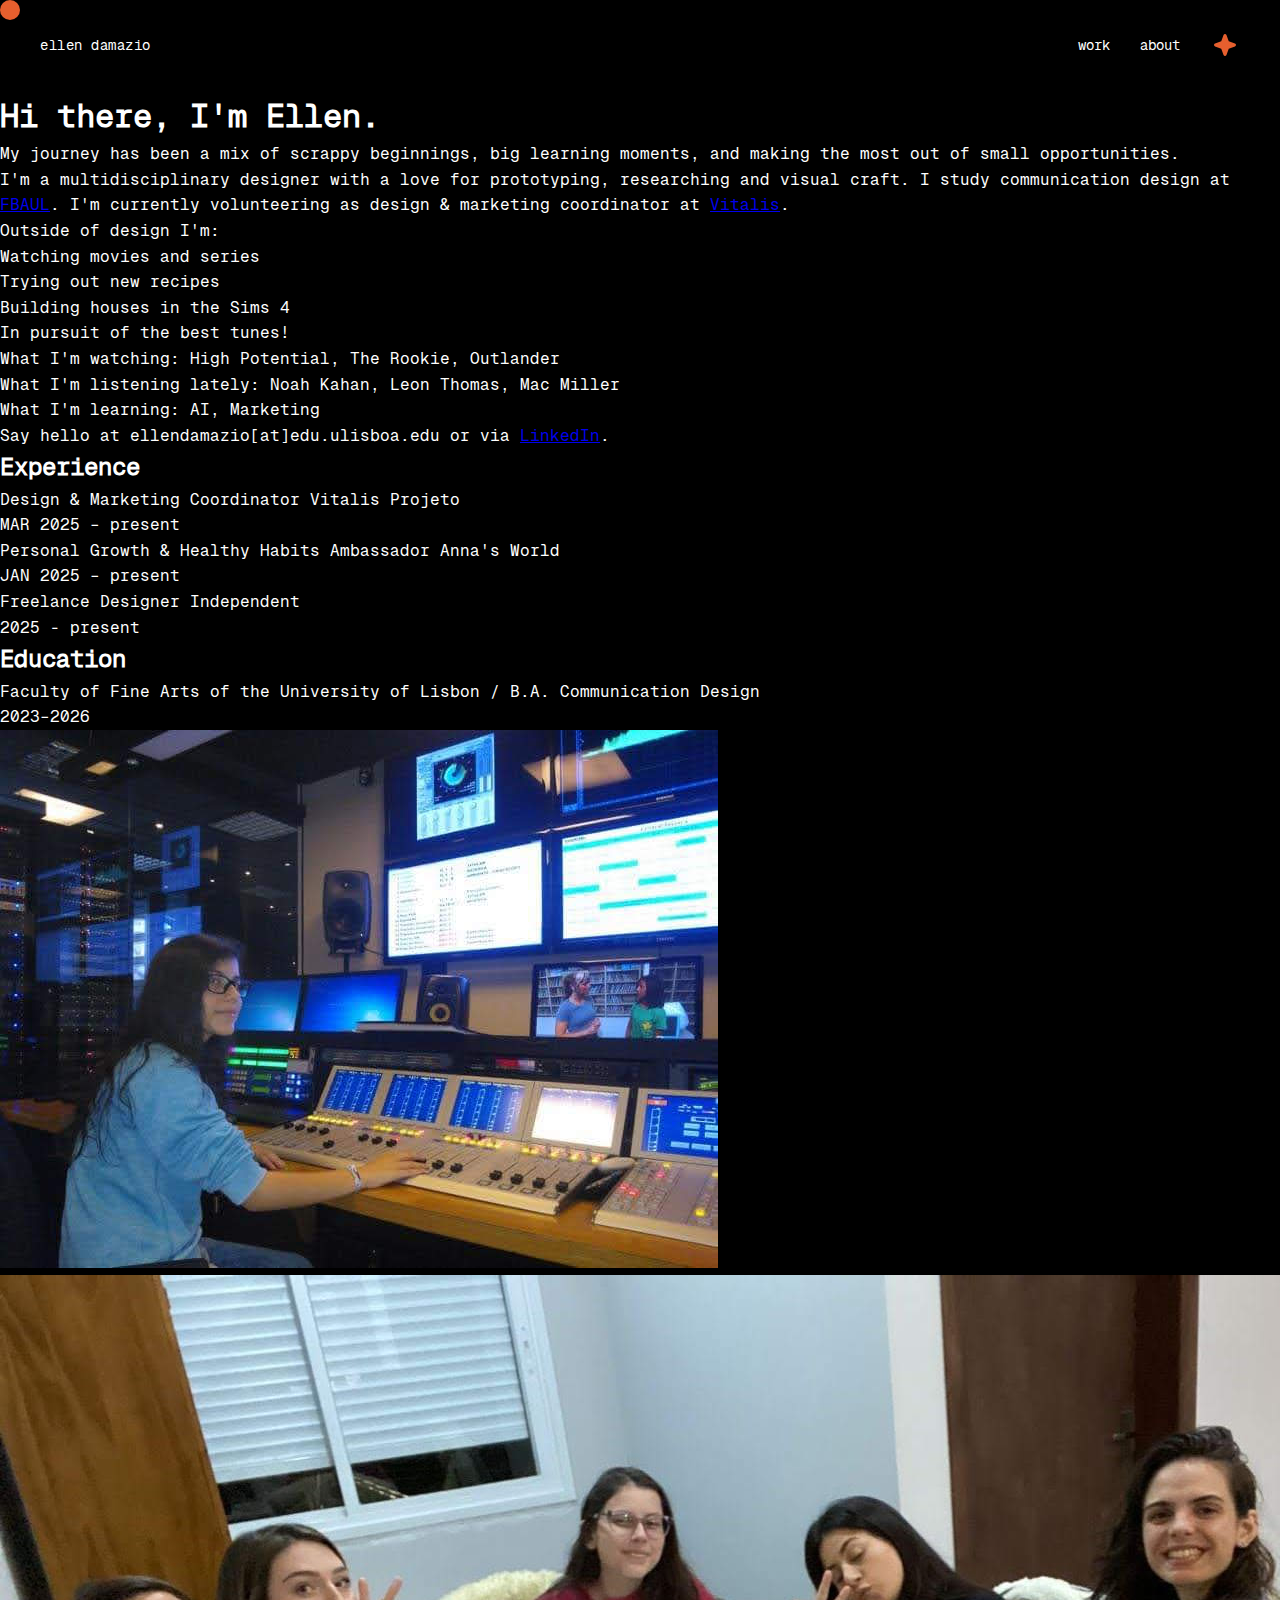
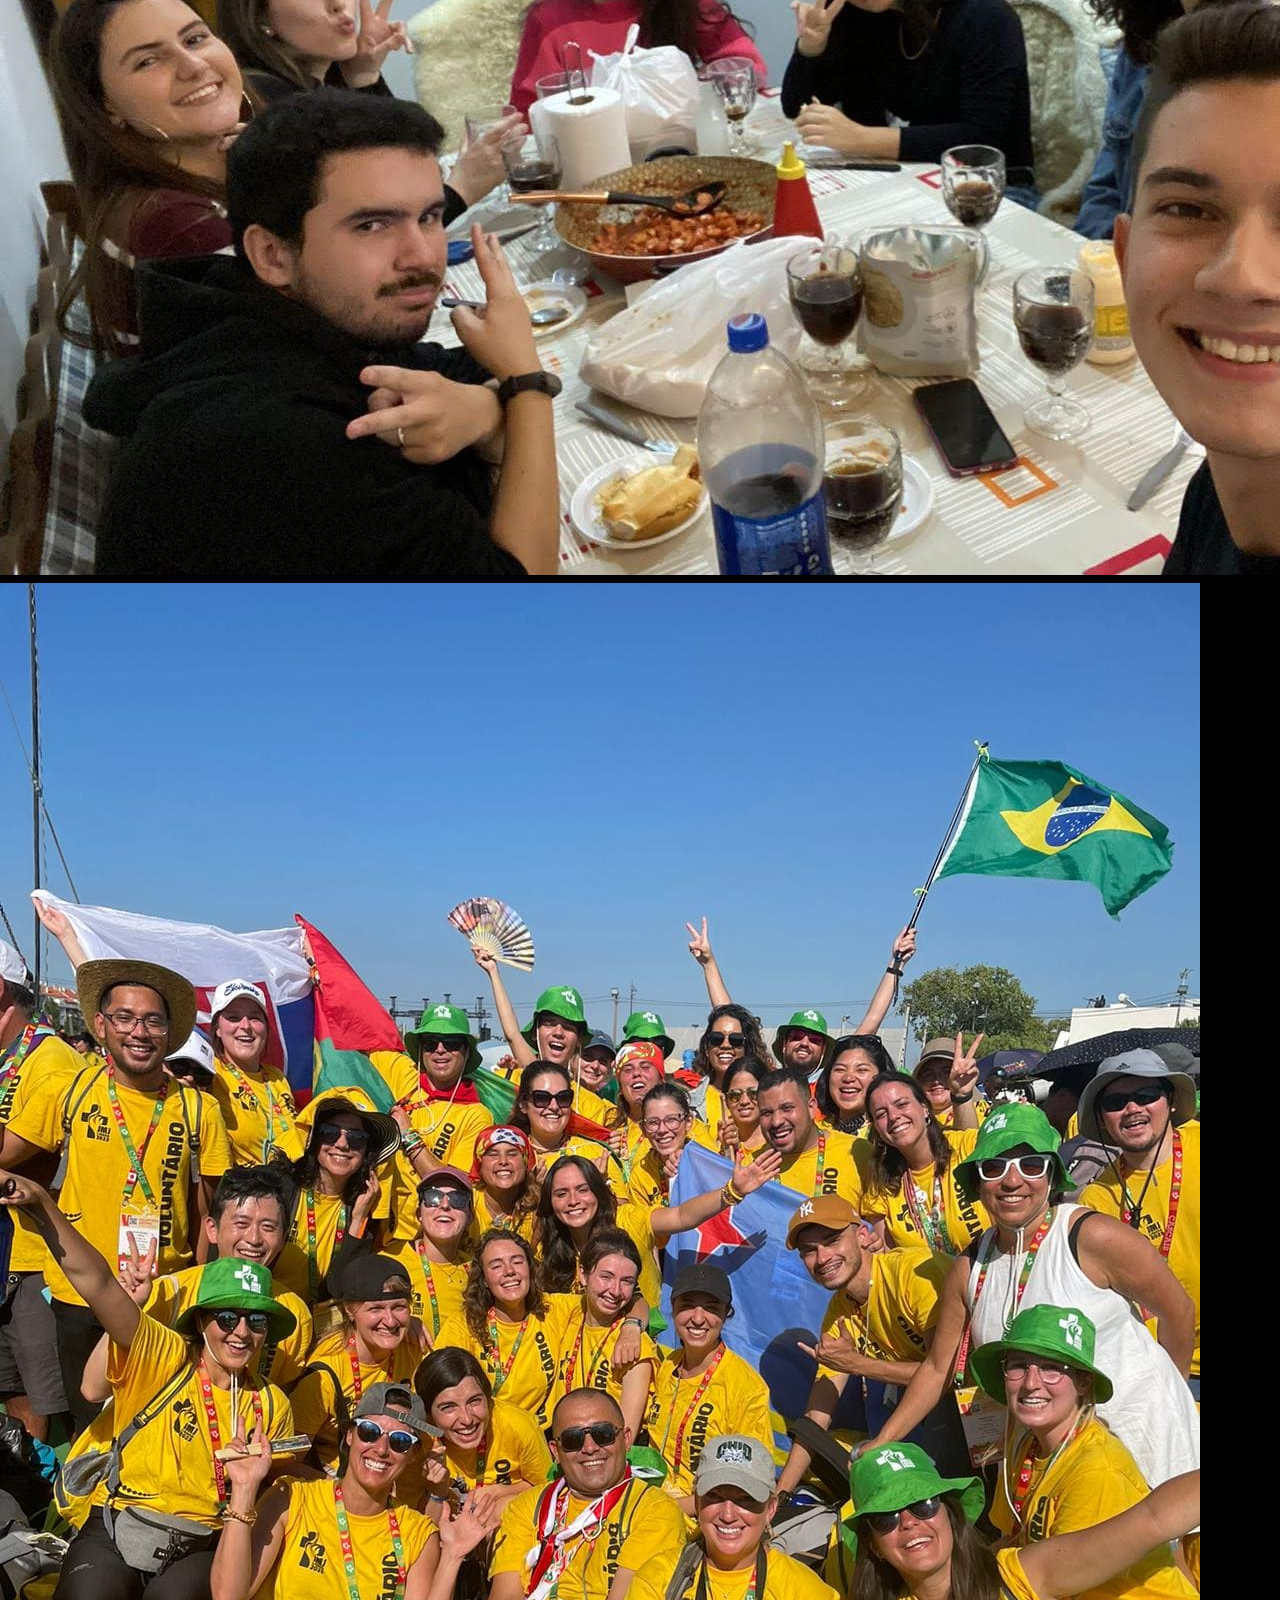
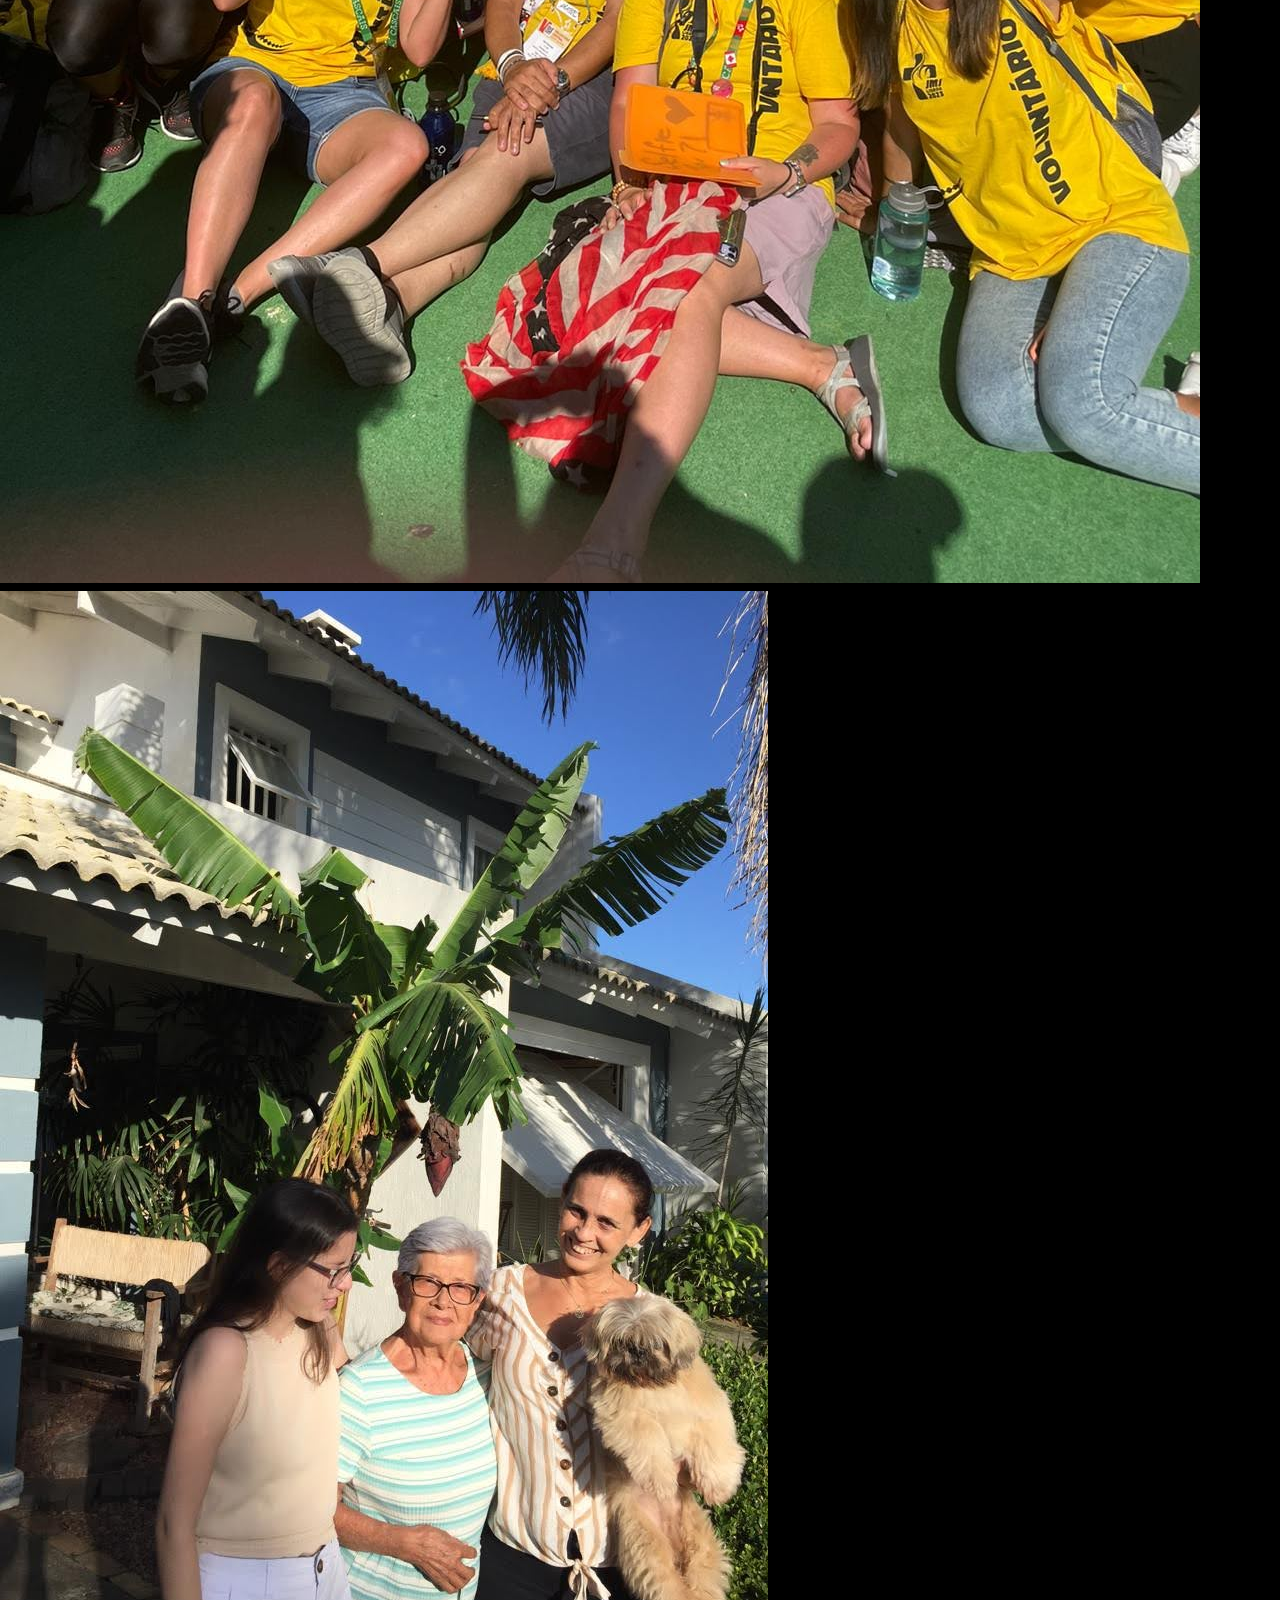
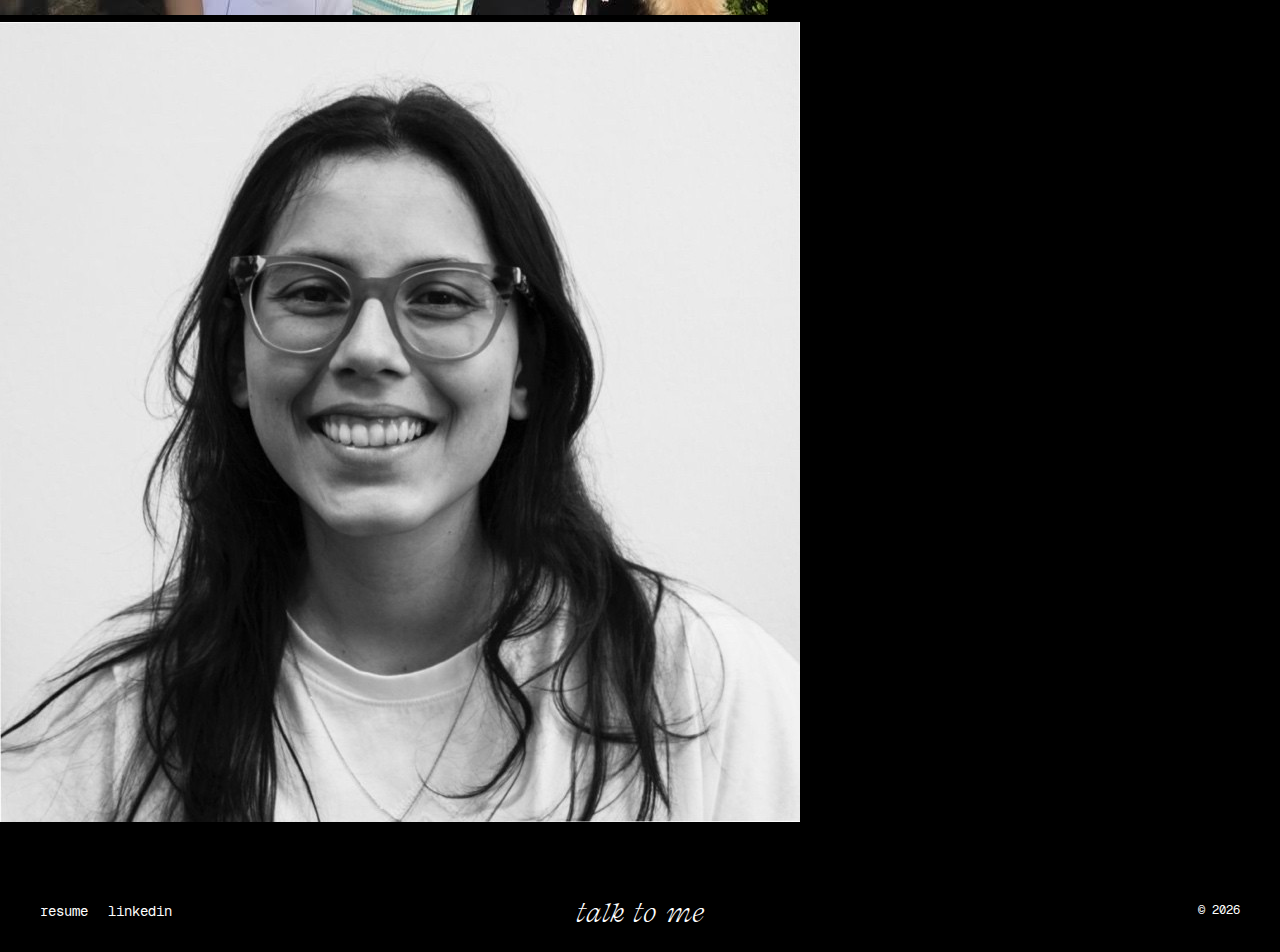
<file: about.html>
<!DOCTYPE html>
<html lang="en">
    <head>
        <meta charset="UTF-8">
        <meta name="viewport" content="width=device-width, initial-scale=1.0">
        <title>About</title>
        <meta name="description" content="Ellen Damazio is a Brazilian Communication Designer based in Lisbon, with a growing focus on UX/UI, branding, and creating meaningful design solutions.">
        <meta name="author" content="Ellen Damazio">

        <!-- Favicon -->
        <link rel="icon" type="image/png" sizes="32x32" href="img/icon.svg">
        <link rel="apple-touch-icon" sizes="180x180" href="img/icon.svg">

        <!-- Stylesheets -->
        <link rel="stylesheet" href="css/portfolio.css">
    </head>

    <body class="about-page">

        <!-- ── HEADER ───────────────────────────────────────────── -->
        <header>
            <a href="index.html" class="logo">ellen damazio</a>
            <nav>
                <ul>
                    <a href="index.html" class="nav-link">work</a>
                    <a href="about.html" class="nav-link">about</a>
                    <!-- <a href="dump.html" class="nav-link">dump</a> -->
                    <button id="theme-toggle" class="theme-toggle" aria-label="Toggle theme">
                        <img src="img/icon.svg" class="theme-icon-img" alt="theme toggle">
                    </button>
                </ul>
            </nav>
            <div class="header-right">
                <button id="theme-toggle-mobile" class="theme-toggle" aria-label="Toggle theme">
                    <img src="img/icon.svg" class="theme-icon-img" alt="theme toggle">
                </button>
                <button class="hamburger" id="hamburger" aria-label="Open menu">
                    <span></span>
                    <span></span>
                    <span></span>
                </button>
            </div>
        </header>

        <!-- Mobile Nav Overlay -->
        <div class="nav-overlay" id="nav-overlay">
            <button class="nav-overlay-close" id="nav-overlay-close">&#x2715;</button>
            <a href="index.html#projects-grid">work</a>
            <a href="about.html">about</a>
        </div>

        <!-- ── MAIN CONTENT ── -->
        <main class="about-main">

            <!-- TWO-COLUMN GRID -->
            <div class="about-grid">

                <!-- LEFT COLUMN -->
                <div class="about-left">
                    <h1 class="about-heading">Hi there, I'm Ellen.</h1>

                    <p class="about-body">
                        My journey has been a mix of scrappy beginnings, big learning moments, and making
                        the most out of small opportunities.
                    </p>

                    <p class="about-body">
                        I'm a multidisciplinary designer with a love for prototyping, researching and
                        visual craft. I study communication design at <a href="https://www.belasartes.ulisboa.pt/" target="_blank" rel="noopener noreferrer" class="about-link">FBAUL</a>.
                        I'm currently volunteering as design &amp; marketing coordinator at <a href="https://www.instagram.com/vitalisprojeto/" target="_blank" rel="noopener noreferrer" class="about-link">Vitalis</a>.
                    </p>

                    <p class="about-body outside-label">
                        Outside of design I'm:
                    </p>
                    <ul class="about-list">
                        <li>Watching movies and series</li>
                        <li>Trying out new recipes</li>
                        <li>Building houses in the Sims 4</li>
                        <li>In pursuit of the best tunes!</li>
                    </ul>

                    <div class="about-currently">
                        <p class="about-body">What I'm watching: High Potential, The Rookie, Outlander</p>
                        <p class="about-body">What I'm listening lately: Noah Kahan, Leon Thomas, Mac Miller</p>
                        <p class="about-body">What I'm learning: AI, Marketing</p>
                    </div>

                    <p class="about-body about-contact">
                        Say hello at ellendamazio[at]edu.ulisboa.edu or via <a href="https://www.linkedin.com/in/ellendamazio/" target="_blank" rel="noopener noreferrer" class="about-link">LinkedIn</a>.
                    </p>
                </div>

                <!-- RIGHT COLUMN -->
                <div class="about-right">

                    <!-- Experience -->
                    <div class="info-block">
                        <h2 class="info-section-title">Experience</h2>

                        <div class="info-row">
                            <div class="info-row-left">
                                <span class="info-role">Design &amp; Marketing Coordinator</span>
                                <span class="info-place">Vitalis Projeto</span>
                            </div>
                            <span class="info-date">MAR 2025 – present</span>
                        </div>

                        <div class="info-row">
                            <div class="info-row-left">
                                <span class="info-role">Personal Growth & Healthy Habits Ambassador</span>
                                <span class="info-place">Anna's World</span>
                            </div>
                            <span class="info-date">JAN 2025 – present</span>
                        </div>

                        <div class="info-row">
                            <div class="info-row-left">
                                <span class="info-role">Freelance Designer</span>
                                <span class="info-place">Independent</span>
                            </div>
                            <span class="info-date">2025 - present</span>
                        </div>
                    </div>

                    <!-- Education -->
                    <div class="info-block">
                        <h2 class="info-section-title">Education</h2>

                        <div class="info-row">
                            <div class="info-row-left">
                                <span class="info-role">Faculty of Fine Arts of the University of Lisbon /</span>
                                <span class="info-place">B.A. Communication Design</span>
                            </div>
                            <span class="info-date">2023–2026</span>
                        </div>
                    </div>

                    <!-- Prizes & Recognition
                    <div class="info-block">
                        <h2 class="info-section-title">Prizes &amp; Recognition</h2>

                        <div class="info-row prize-row">
                            <div class="info-row-left">
                                <span class="info-role">Brasil Design Award: Graphic Design</span>
                            </div>
                            <span class="info-date">2026</span>
                        </div>

                        <div class="info-row prize-row">
                            <div class="info-row-left">
                                <span class="info-role">Young Ones</span>
                            </div>
                            <span class="info-date">2026</span>
                        </div>

                        <div class="info-row prize-row">
                            <div class="info-row-left">
                                <span class="info-role">Latin American Design Awards: Branding</span>
                            </div>
                            <span class="info-date">2026</span>
                        </div>
                    </div> -->

                </div>
            </div>

            <!-- PHOTO STRIP -->
            <div class="about-photo-strip">
                <div class="photo-strip-item">
                    <img src="img/radio.jpeg" alt="Ellen at radio station">
                </div>
                <div class="photo-strip-item">
                    <img src="img/amigos.jpg" alt="Ellen with friends">
                </div>
                <div class="photo-strip-item">
                    <img src="img/jmj.jpg" alt="Ellen volunteering">
                </div>
                <div class="photo-strip-item">
                    <img src="img/osorio.jpg" alt="Ellen with family">
                </div>
                <div class="photo-strip-item">
                    <img src="img/profile.jpeg" alt="Ellen">
                </div>
            </div>

        </main>

        <!-- ── FOOTER ────────────────────────────────────────────── -->
        <footer>
            <a href="mailto:ellensdamazio@gmail.com" class="footer-cta">talk to me</a>
            <div class="footer-links">
                <a href="https://drive.google.com/file/d/18Fo68AHg3O4nV3g6ltN6B8abJLGtkzqb/view?usp=sharing" target="_blank" rel="noopener noreferrer">resume</a>
                <a href="https://www.linkedin.com/in/ellendamazio/" target="_blank" rel="noopener noreferrer">linkedin</a>
                <!-- <a href="https://murmurinho.substack.com/" target="_blank" rel="noopener noreferrer">substack</a> -->
            </div>
            <div class="copyright">© 2026</div>
        </footer>

        <!-- JavaScript -->
        <script src="javascript/portfolio.js"></script>
    </body>
</html>
</file>
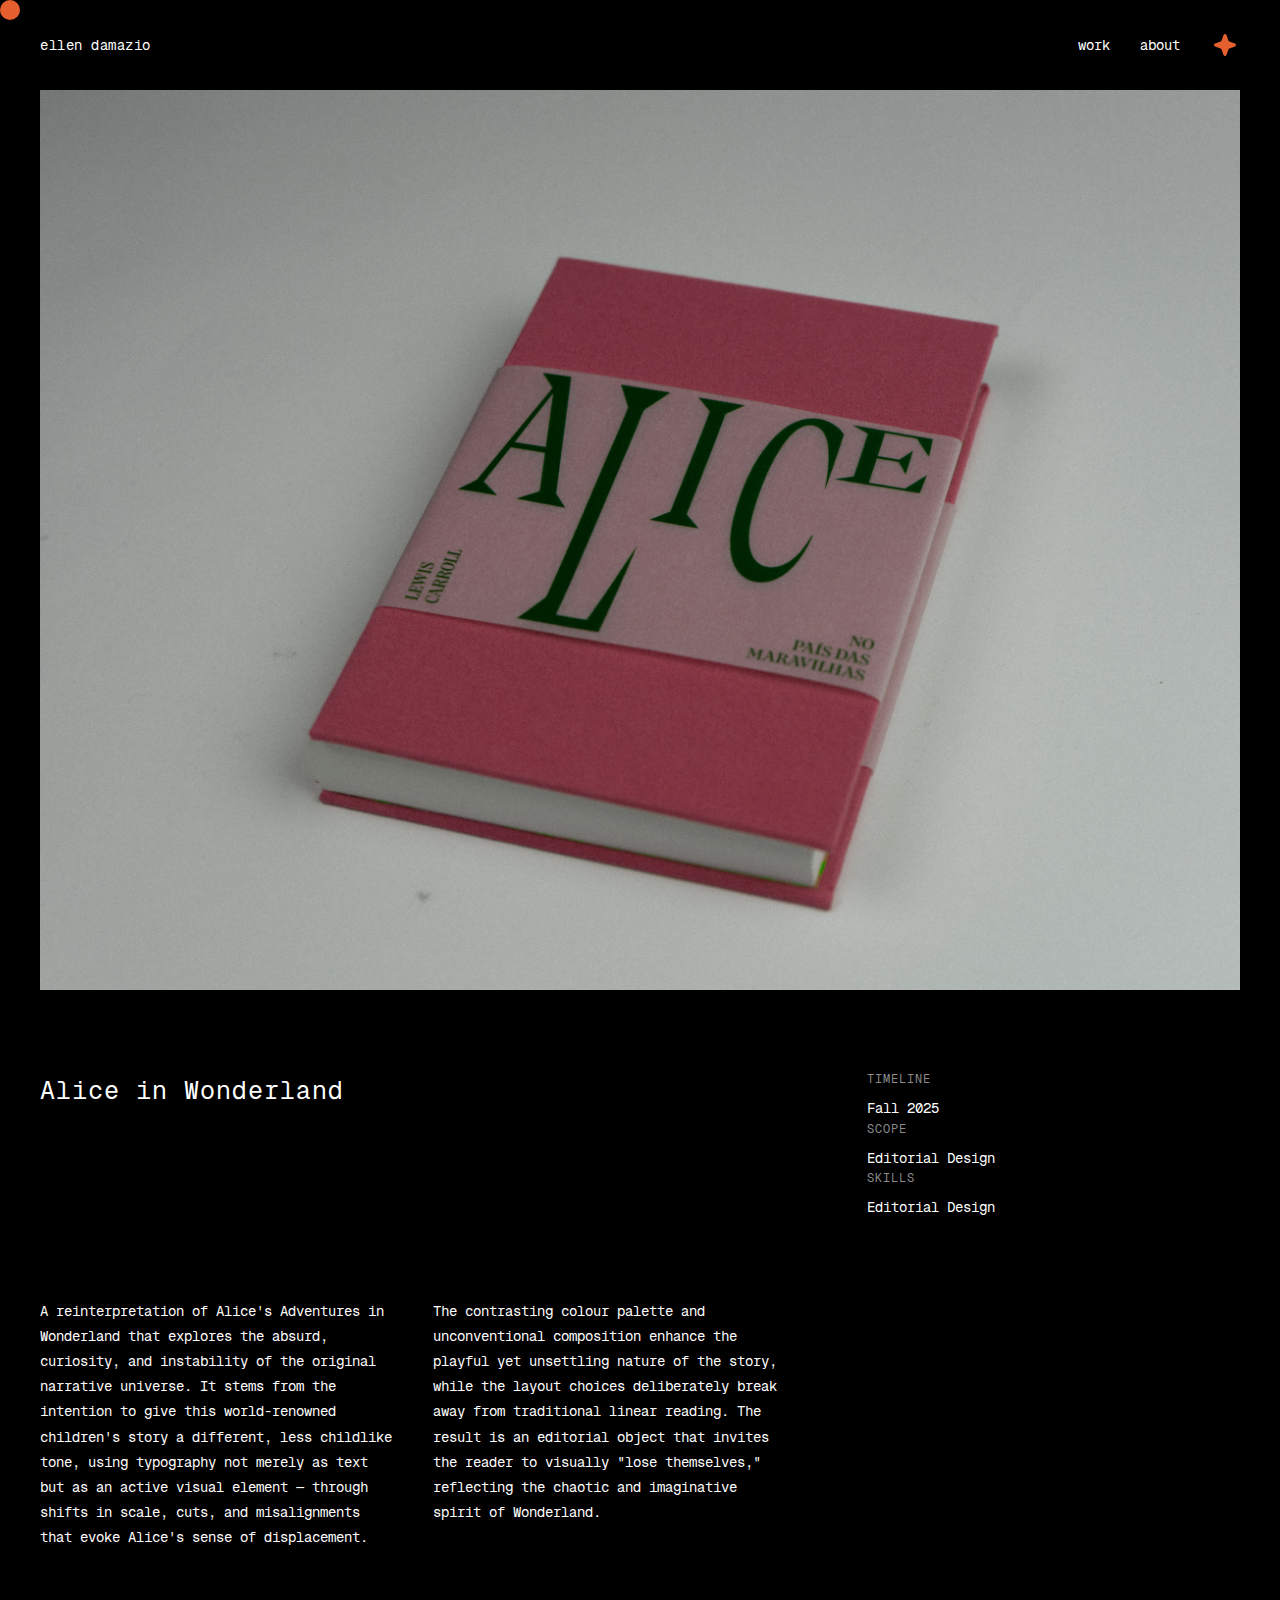
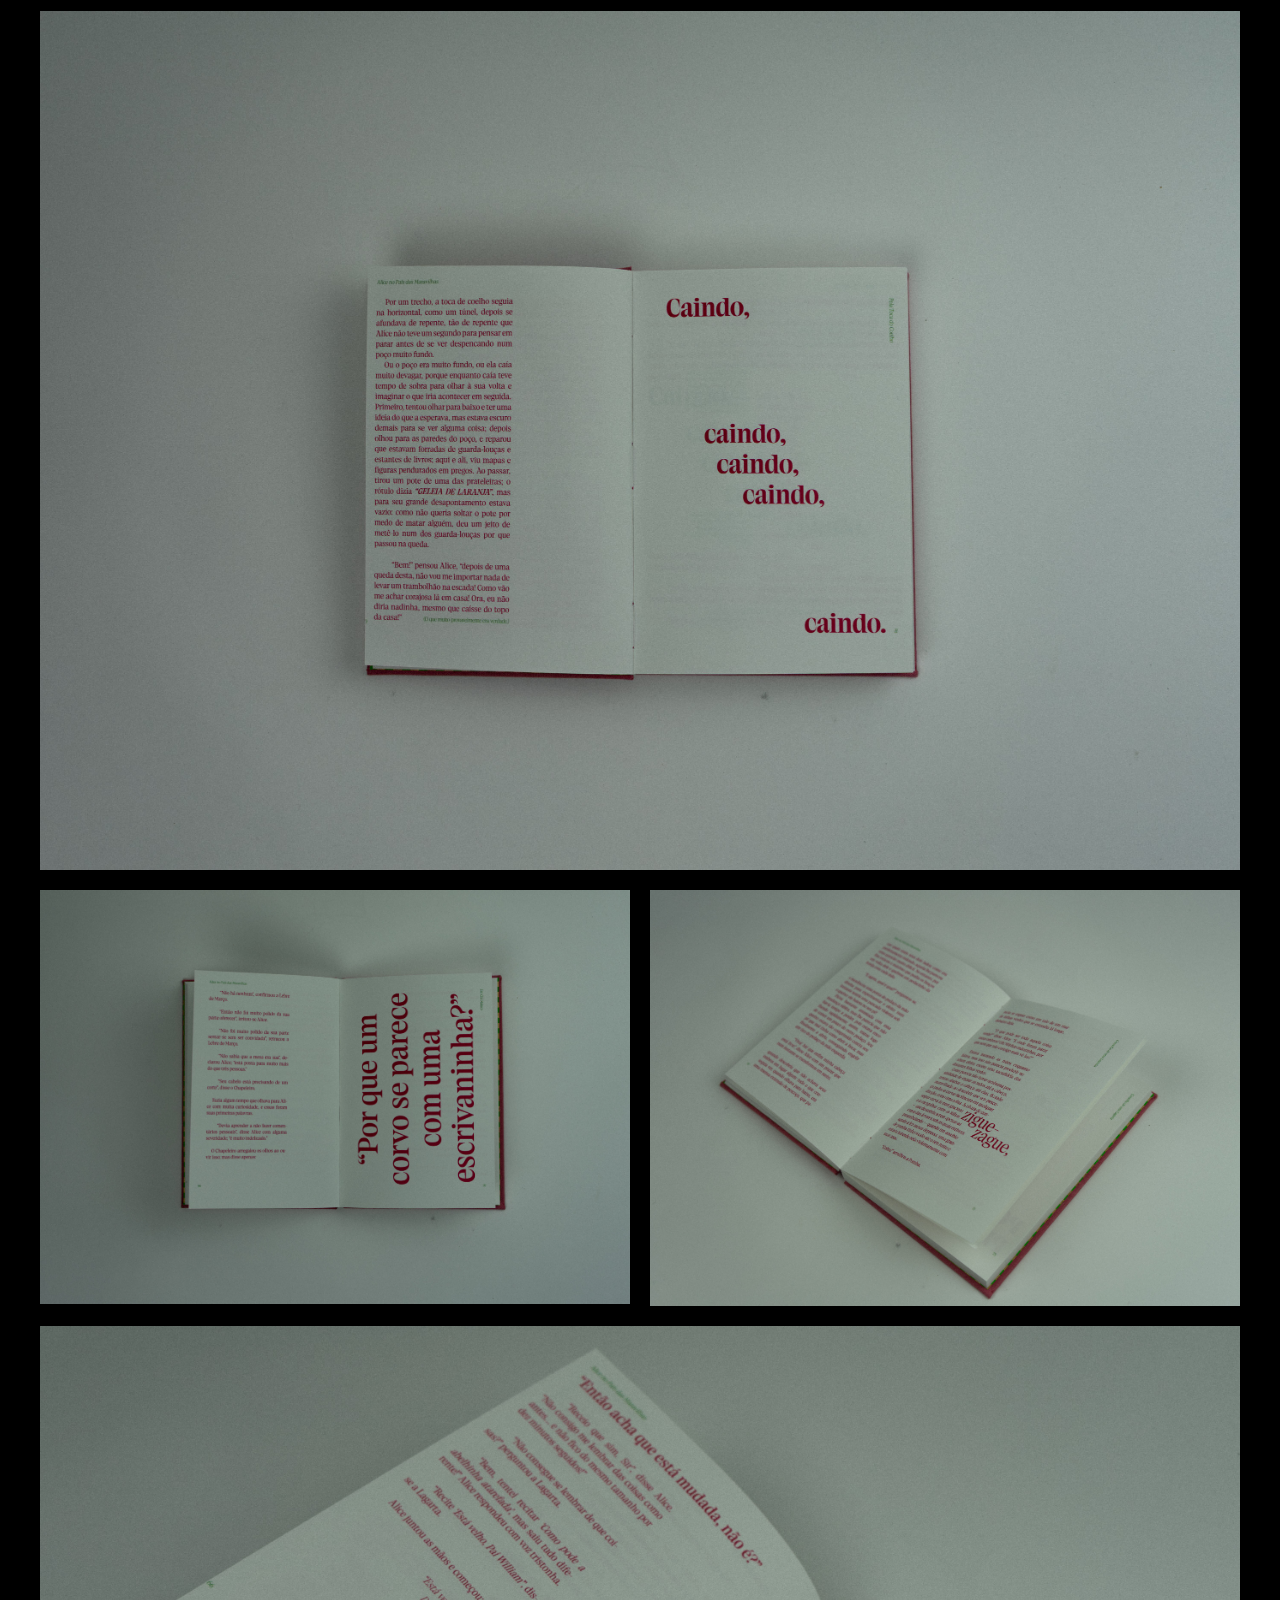
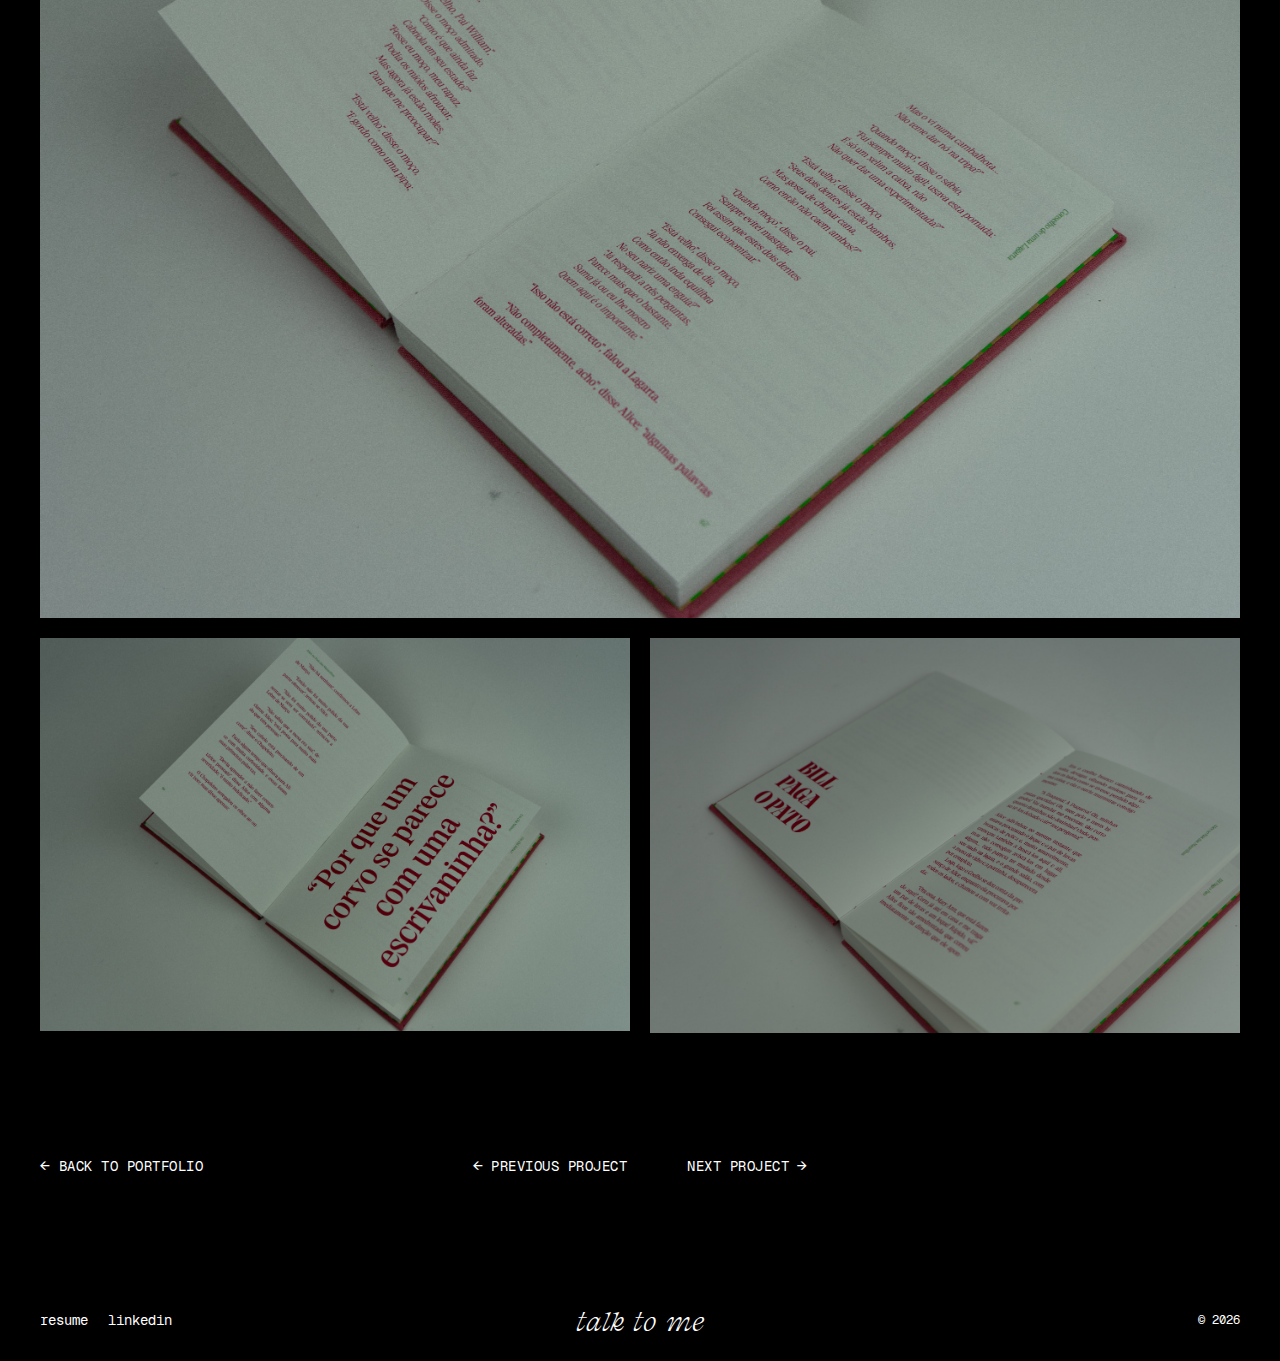
<file: alice.html>
<!DOCTYPE html>
<html lang="pt-BR">
    <head>
        <meta charset="UTF-8">
        <meta name="viewport" content="width=device-width, initial-scale=1.0">
        <title>Alice in Wonderland</title>
        <meta name="description" content="Project details - Ellen Damazio Portfolio">
        <meta name="author" content="Ellen Damazio">
        
        <!-- Favicon -->
        <link rel="icon" type="image/png" sizes="32x32" href="img/icon.svg"> 
        <link rel="apple-touch-icon" sizes="180x180" href="img/icon.svg">
            
        <!-- Stylesheet -->
        <link rel="stylesheet" href="css/portfolio.css">
    </head>

    <body>
        <!-- Header -->
        <header>
            <a href="index.html" class="logo">ellen damazio</a>
            <nav>
                <ul>
                    <a href="index.html#projects-grid" class="nav-link">work</a>
                    <a href="about.html" class="nav-link">about</a>
                    <button id="theme-toggle" class="theme-toggle" aria-label="Toggle theme">
                        <img src="img/icon.svg" class="theme-icon-img" alt="theme toggle">
                    </button>
                </ul>
            </nav>
            <div class="header-right">
                <button id="theme-toggle-mobile" class="theme-toggle" aria-label="Toggle theme">
                    <img src="img/icon.svg" class="theme-icon-img" alt="theme toggle">
                </button>
                <button class="hamburger" id="hamburger" aria-label="Open menu">
                    <span></span>
                    <span></span>
                    <span></span>
                </button>
            </div>
        </header>

        <!-- Mobile Nav Overlay -->
        <div class="nav-overlay" id="nav-overlay">
                <button class="nav-overlay-close" id="nav-overlay-close">&#x2715;</button>
            <a href="index.html#projects-grid">work</a>
            <a href="about.html">about</a>
        </div>

        <!-- Project Hero Image -->
        <section class="project-hero">
            <img src="projects/alice/comprimido/cover.jpg" alt="Alice in Wonderland" class="hero-image">
        </section>

        <!-- Project Details Section -->
        <section class="project-details">
            <div class="details-container">
                <h1 class="project-title">Alice in Wonderland</h1>

                <div class="details-meta">
                    <div class="info-item">
                        <span class="info-label">TIMELINE</span>
                        <span class="info-value">Fall 2025</span>
                    </div>
                    <div class="info-item">
                        <span class="info-label">SCOPE</span>
                        <span class="info-value">Editorial Design</span>
                    </div>
                    <div class="info-item">
                        <span class="info-label">SKILLS</span>
                        <span class="info-value">Editorial Design</span>
                    </div>
                    
                </div>

                <div class="project-description">
                    <p>A reinterpretation of Alice's Adventures in Wonderland that explores the absurd, curiosity, and instability of the original narrative universe. It stems from the intention to give this world-renowned children's story a different, less childlike tone, using typography not merely as text but as an active visual element — through shifts in scale, cuts, and misalignments that evoke Alice's sense of displacement.</p>
                    <p>The contrasting colour palette and unconventional composition enhance the playful yet unsettling nature of the story, while the layout choices deliberately break away from traditional linear reading. The result is an editorial object that invites the reader to visually "lose themselves," reflecting the chaotic and imaginative spirit of Wonderland.</p>
                </div>
            </div>
        </section>

        <!-- Project Images Gallery -->
        <section class="project-gallery">
            <div class="gallery-grid">
                <img src="projects/alice/comprimido/inside1.jpg" alt="Alice in Wonderland - Image 1" class="gallery-image large">
                <img src="projects/alice/comprimido/inside2.jpg" alt="Alice in Wonderland - Image 2" class="gallery-image">
                <img src="projects/alice/comprimido/inside3.jpg" alt="Alice in Wonderland - Image 3" class="gallery-image">
                <img src="projects/alice/comprimido/inside4.jpg" alt="Alice in Wonderland - Image 1" class="gallery-image large">
                <img src="projects/alice/comprimido/inside5.jpg" alt="Alice in Wonderland - Image 2" class="gallery-image">
                <img src="projects/alice/comprimido/inside6.jpg" alt="Alice in Wonderland - Image 3" class="gallery-image">
            </div>
        </section>

        <!-- Project Navigation -->
        <section class="project-navigation">
            <div class="nav-left">
                <a href="index.html" class="nav-button back">
                    <span class="arrow">←</span>
                    <span>Back to Portfolio</span>
                </a>
            </div>
            <div class="nav-center">
                <a href="#" class="nav-button previous">
                    <span class="arrow">←</span>
                    <span>Previous Project</span>
                </a>
                <a href="#" class="nav-button next">
                    <span>Next Project</span>
                    <span class="arrow">→</span>
                </a>
            </div>
            <div class="nav-right"></div>
        </section>

        <!-- Footer -->
        <footer>
            <a href="mailto:ellensdamazio@gmail.com" class="footer-cta">talk to me</a>
            <div class="footer-links">
                <a href="https://drive.google.com/file/d/18Fo68AHg3O4nV3g6ltN6B8abJLGtkzqb/view?usp=sharing" target="_blank" rel="noopener noreferrer">resume</a>
                <a href="https://www.linkedin.com/in/ellendamazio/" target="_blank" rel="noopener noreferrer">linkedin</a>
                <!-- <a href="https://murmurinho.substack.com/" target="_blank" rel="noopener noreferrer">substack</a> -->
            </div>
            <div class="copyright">© 2026</div>
        </footer>

        <!-- JavaScript -->
        <script src="javascript/portfolio.js"></script>
    </body>
</html>
</file>
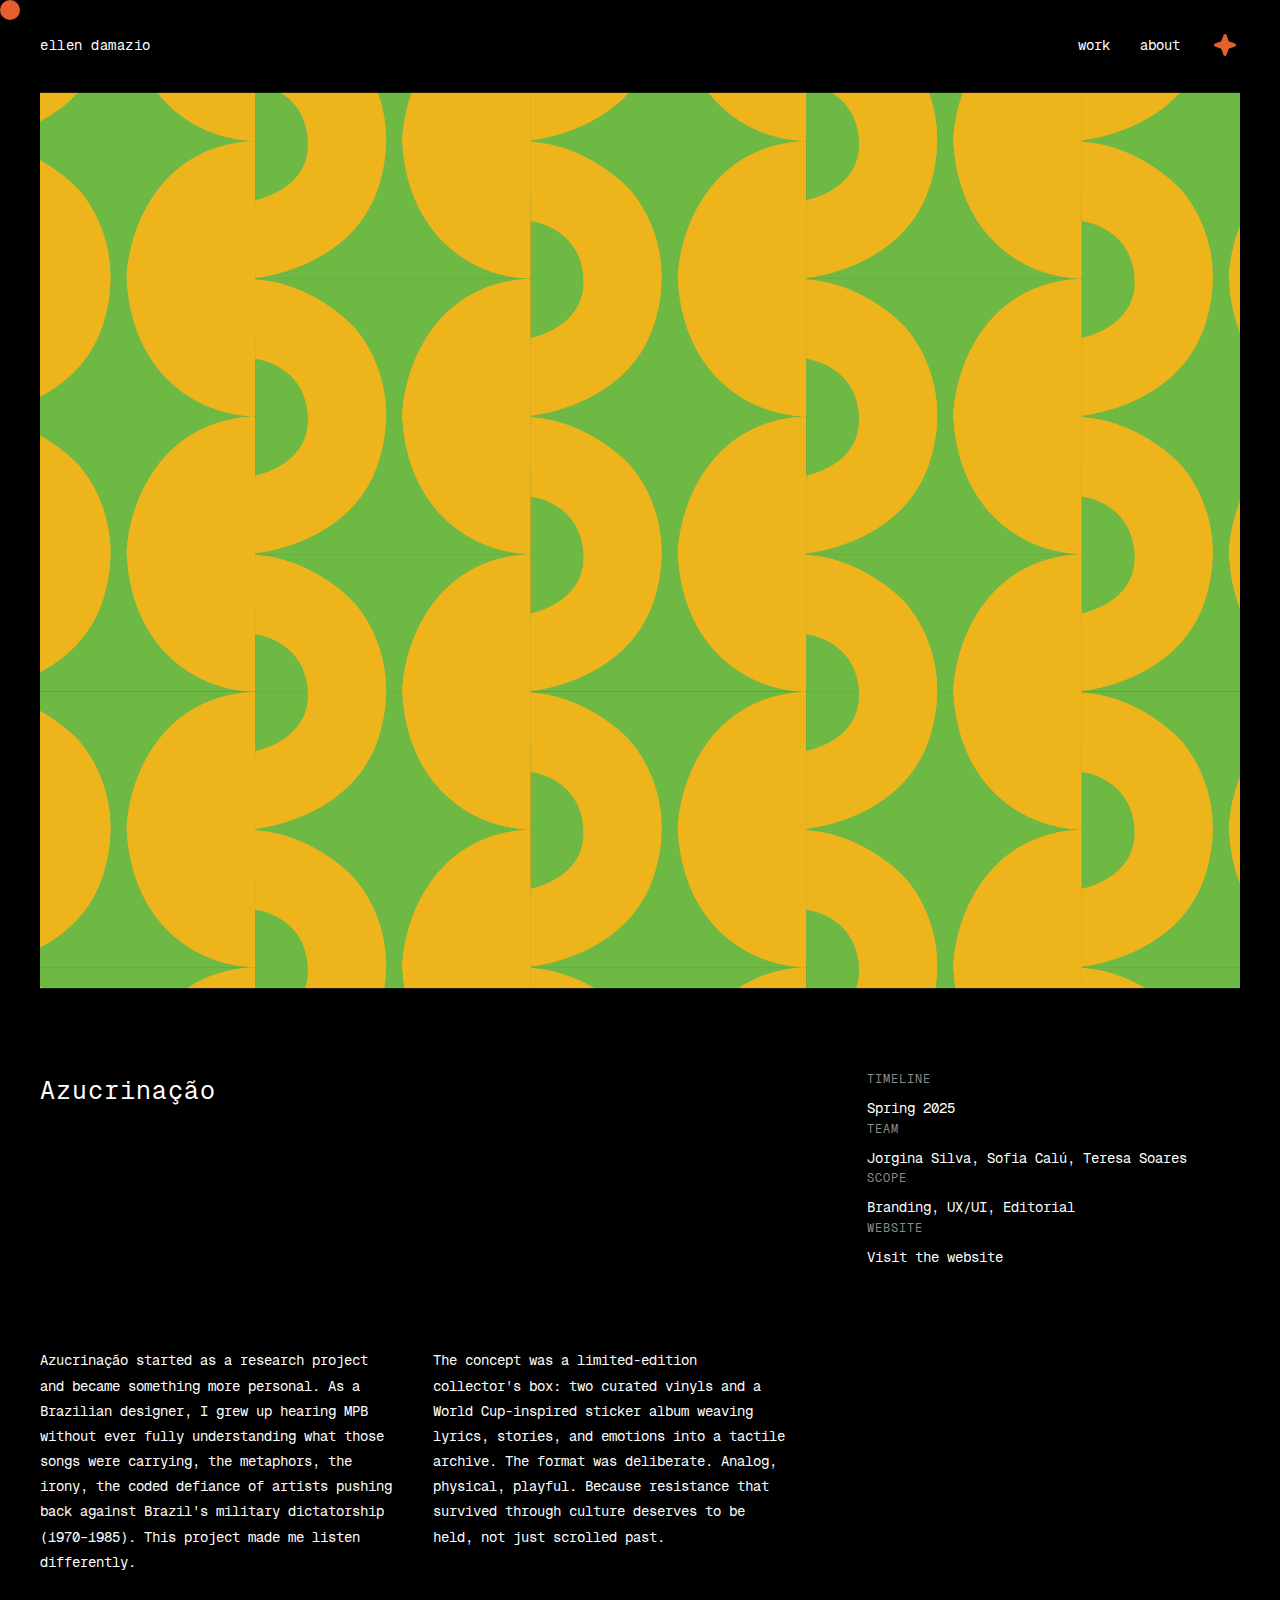
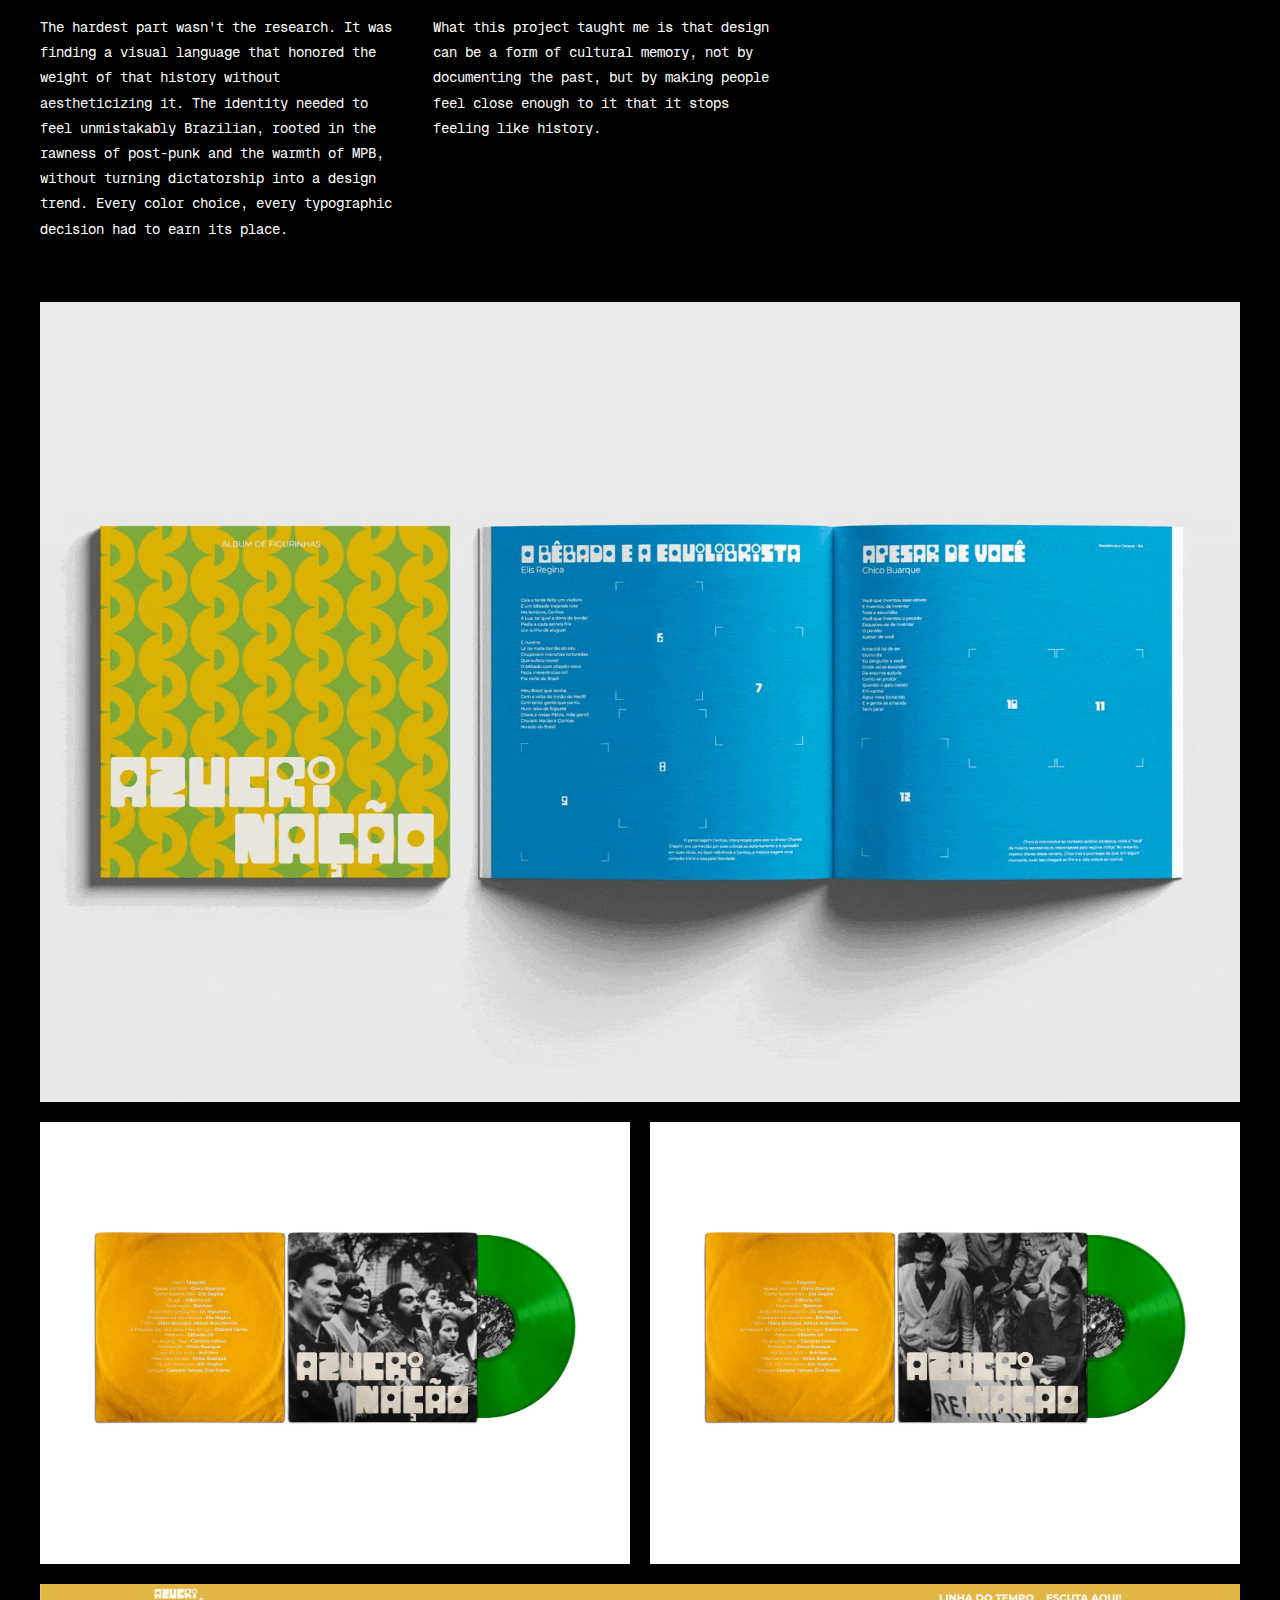
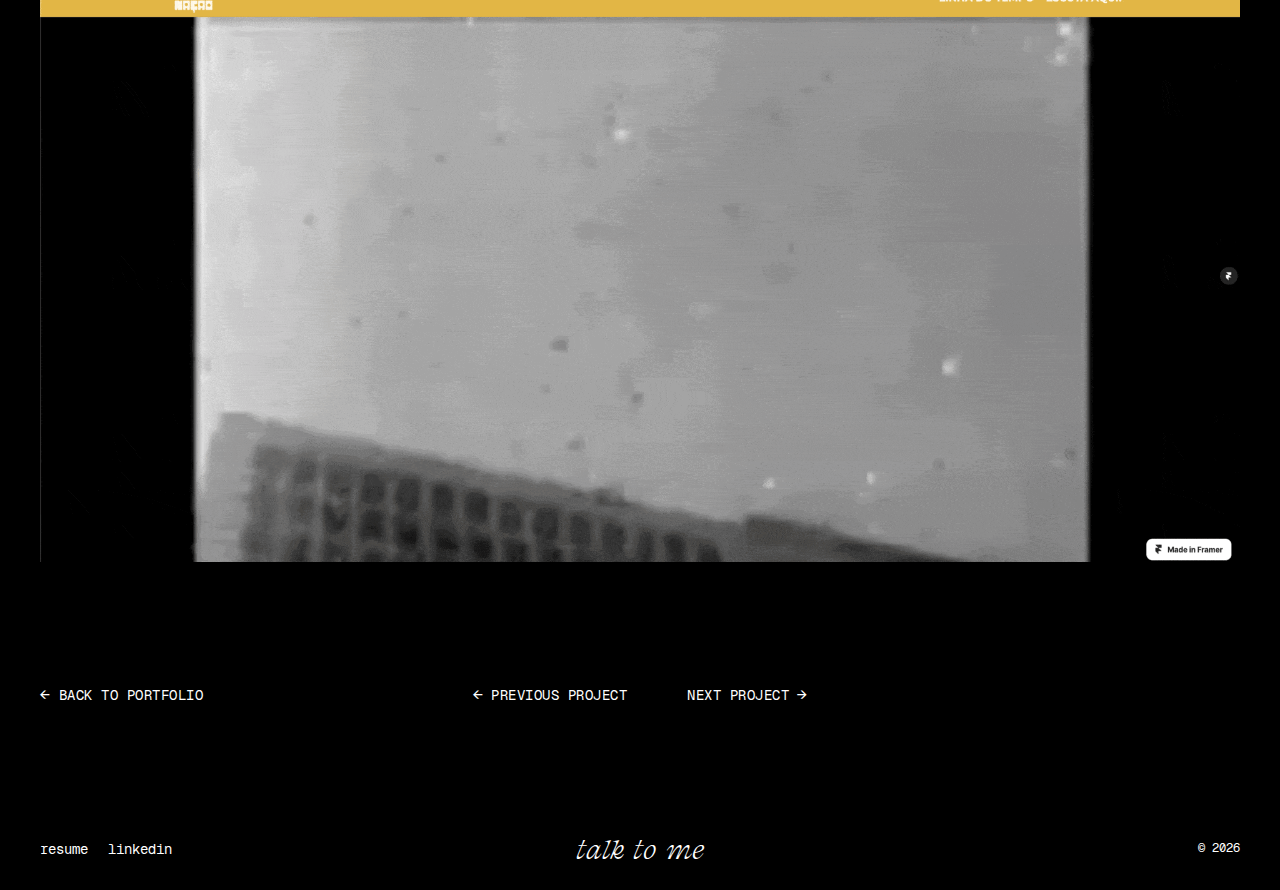
<file: azucrinacao.html>
<!DOCTYPE html>
<html lang="pt-BR">
    <head>
        <meta charset="UTF-8">
        <meta name="viewport" content="width=device-width, initial-scale=1.0">
        <title>Azucrinação</title>
        <meta name="description" content="Project details - Ellen Damazio Portfolio">
        <meta name="author" content="Ellen Damazio">
        
        <!-- Favicon -->
        <link rel="icon" type="image/png" sizes="32x32" href="img/icon.svg"> 
        <link rel="apple-touch-icon" sizes="180x180" href="img/icon.svg">
            
        <!-- Stylesheet -->
        <link rel="stylesheet" href="css/portfolio.css">
    </head>

    <body>
        <!-- Header -->
        <header>
            <a href="index.html" class="logo">ellen damazio</a>
            <nav>
                <ul>
                    <a href="index.html#projects-grid" class="nav-link">work</a>
                    <a href="about.html" class="nav-link">about</a>
                    <button id="theme-toggle" class="theme-toggle" aria-label="Toggle theme">
                        <img src="img/icon.svg" class="theme-icon-img" alt="theme toggle">
                    </button>
                </ul>
            </nav>
            <div class="header-right">
                <button id="theme-toggle-mobile" class="theme-toggle" aria-label="Toggle theme">
                    <img src="img/icon.svg" class="theme-icon-img" alt="theme toggle">
                </button>
                <button class="hamburger" id="hamburger" aria-label="Open menu">
                    <span></span>
                    <span></span>
                    <span></span>
                </button>
            </div>
        </header>

        <!-- Mobile Nav Overlay -->
        <div class="nav-overlay" id="nav-overlay">
                <button class="nav-overlay-close" id="nav-overlay-close">&#x2715;</button>
            <a href="index.html#projects-grid">work</a>
            <a href="about.html">about</a>
        </div>

        <!-- Project Hero Image -->
        <section class="project-hero">
            <img src="projects/azucrinacao/padrao6.png" alt="Azucrinação" class="hero-image">
        </section>

        <!-- Project Details Section -->
        <section class="project-details">
            <div class="details-container">
                <h1 class="project-title">Azucrinação</h1>

                <div class="details-meta">
                    <div class="info-item">
                        <span class="info-label">TIMELINE</span>
                        <span class="info-value">Spring 2025</span>
                    </div>
                    <div class="info-item">
                        <span class="info-label">TEAM</span>
                        <span class="info-value">Jorgina Silva, Sofia Calú, Teresa Soares</span>
                    </div>
                    <div class="info-item">
                        <span class="info-label">SCOPE</span>
                        <span class="info-value">Branding, UX/UI, Editorial</span>
                    </div>
                    <div class="info-item">
                        <span class="info-label">WEBSITE</span>
                        <span class="info-value"><a href="https://azucrinacao.framer.website/" target="_blank" rel="noopener noreferrer">Visit the website</a></span>
                    </div>
                </div>

                <div class="project-description">
                    <p>Azucrinação started as a research project and became something more personal. As a Brazilian designer, I grew up hearing MPB without ever fully understanding what those songs were carrying, the metaphors, the irony, the coded defiance of artists pushing back against Brazil's military dictatorship (1970–1985). This project made me listen differently.</p>
                    <p>The concept was a limited-edition collector's box: two curated vinyls and a World Cup-inspired sticker album weaving lyrics, stories, and emotions into a tactile archive. The format was deliberate. Analog, physical, playful. Because resistance that survived through culture deserves to be held, not just scrolled past.</p>
                    <p>The hardest part wasn't the research. It was finding a visual language that honored the weight of that history without aestheticizing it. The identity needed to feel unmistakably Brazilian, rooted in the rawness of post-punk and the warmth of MPB, without turning dictatorship into a design trend. Every color choice, every typographic decision had to earn its place.</p>
                    <p>What this project taught me is that design can be a form of cultural memory, not by documenting the past, but by making people feel close enough to it that it stops feeling like history.</p>
                </div>
            </div>
        </section>

        <!-- Project Images Gallery -->
        <section class="project-gallery">
            <div class="gallery-grid">
                <img src="projects/azucrinacao/album.gif" alt="Azucrinação - Album Animation" class="gallery-image large">
                <img src="projects/azucrinacao/capavinil4.jpg" alt="Azucrinação - Vinyl Cover" class="gallery-image">
                <img src="projects/azucrinacao/vinil2.jpg" alt="Azucrinação - Vinyl Detail" class="gallery-image">
                <img src="projects/azucrinacao/gif-azu.gif" alt="Azucrinação - Animation" class="gallery-image large">
            </div>
        </section>

        <!-- Project Navigation -->
        <section class="project-navigation">
            <div class="nav-left">
                <a href="index.html" class="nav-button back">
                    <span class="arrow">←</span>
                    <span>Back to Portfolio</span>
                </a>
            </div>
            <div class="nav-center">
                <a href="#" class="nav-button previous">
                    <span class="arrow">←</span>
                    <span>Previous Project</span>
                </a>
                <a href="#" class="nav-button next">
                    <span>Next Project</span>
                    <span class="arrow">→</span>
                </a>
            </div>
            <div class="nav-right"></div>
        </section>

        <!-- Footer -->
        <footer>
            <a href="mailto:ellensdamazio@gmail.com" class="footer-cta">talk to me</a>
            <div class="footer-links">
                <a href="https://drive.google.com/file/d/1LCQUcxsdl73-vd1WDZl_1Y5CD6VjIdXL/view?usp=sharing" target="_blank" rel="noopener noreferrer">resume</a>
                <a href="https://www.linkedin.com/in/ellendamazio/" target="_blank" rel="noopener noreferrer">linkedin</a>
                <!-- <a href="https://murmurinho.substack.com/" target="_blank" rel="noopener noreferrer">substack</a> -->
            </div>
            <div class="copyright">© 2026</div>
        </footer>

        <!-- JavaScript -->
        <script src="javascript/portfolio.js"></script>
    </body>
</html>
</file>
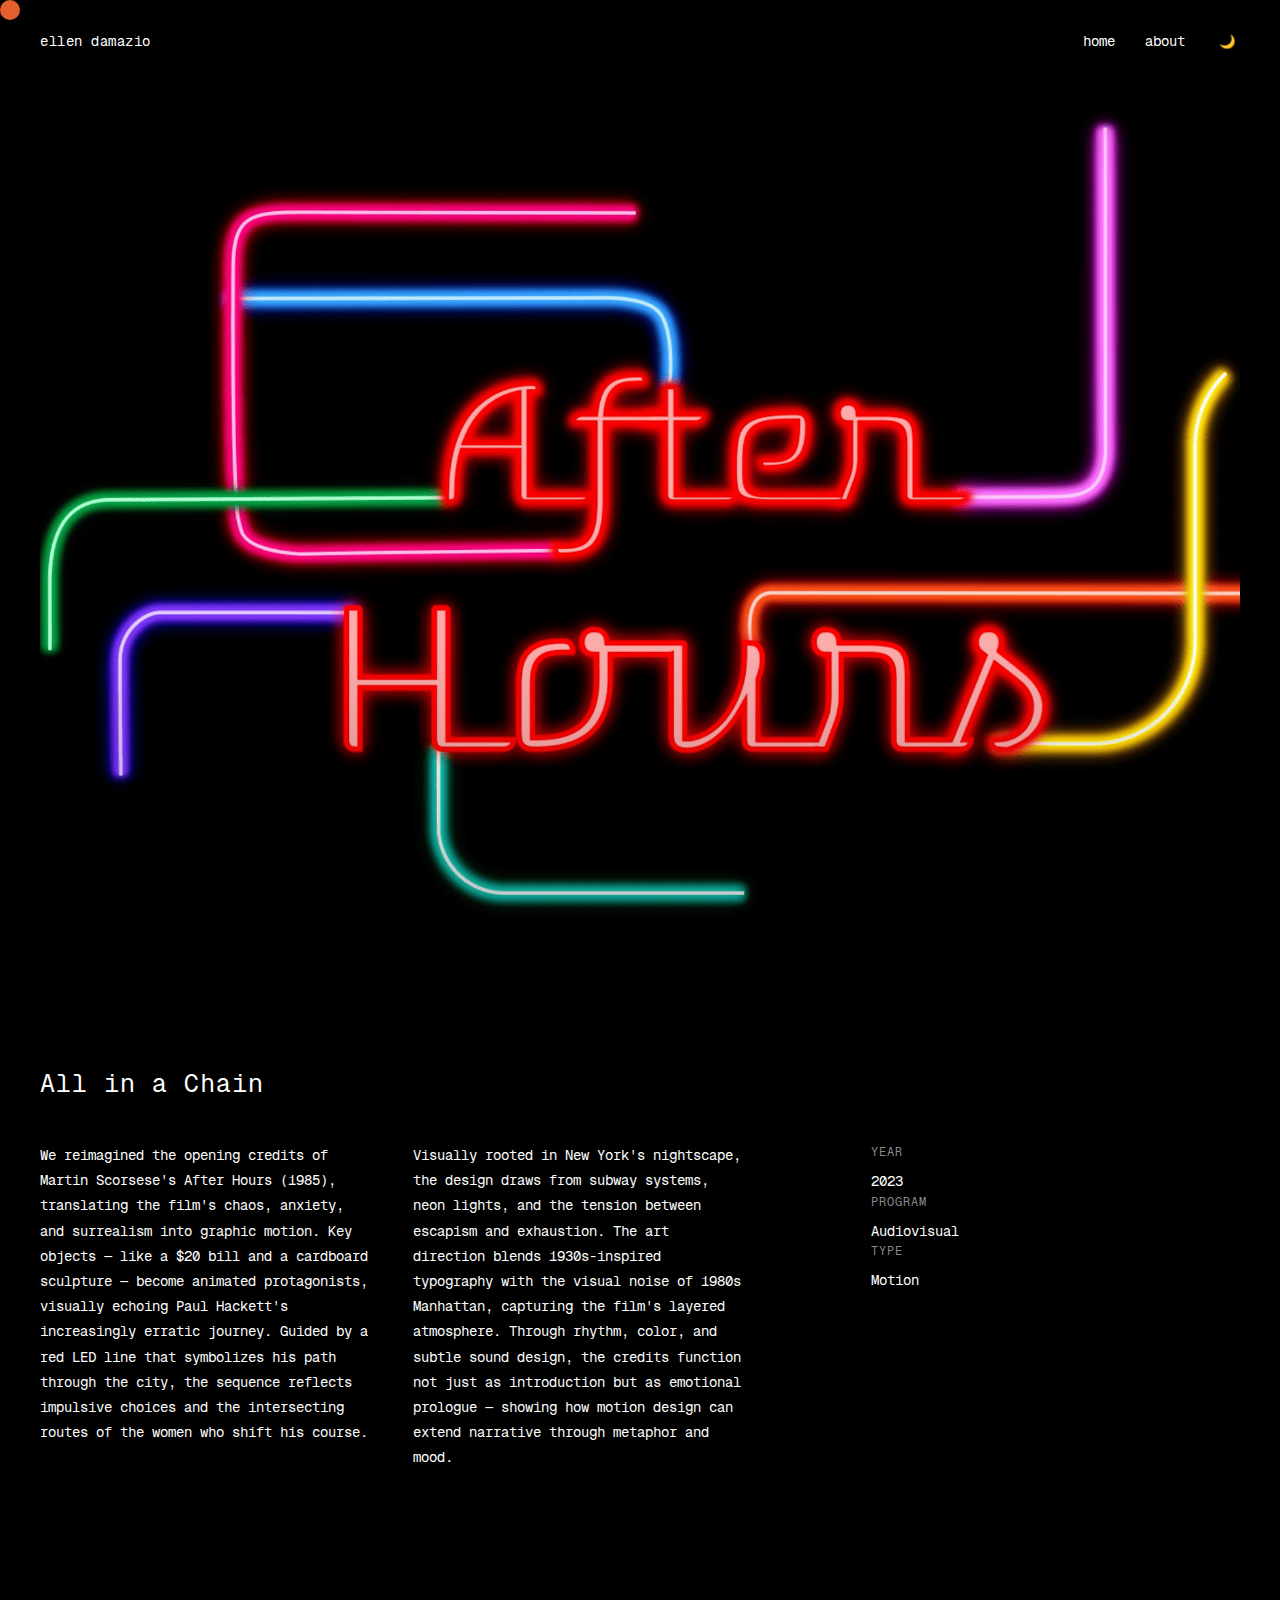
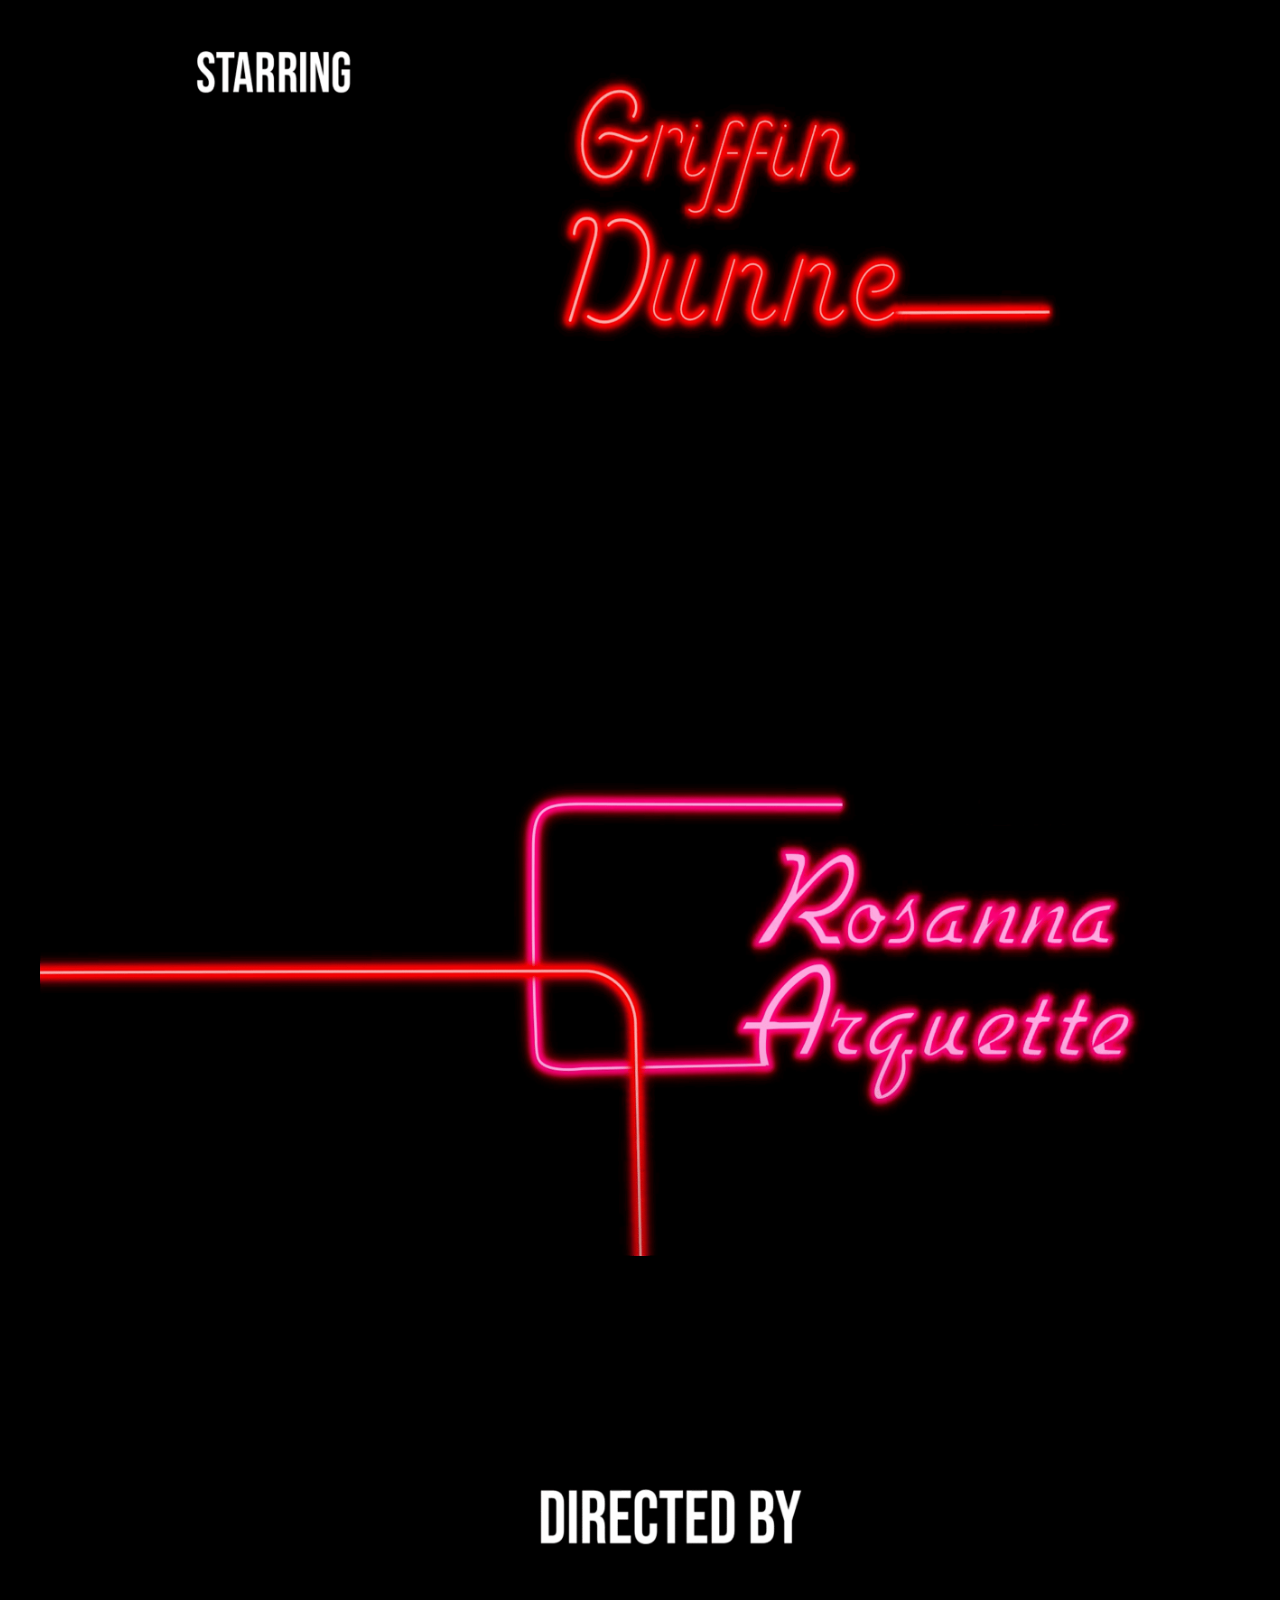
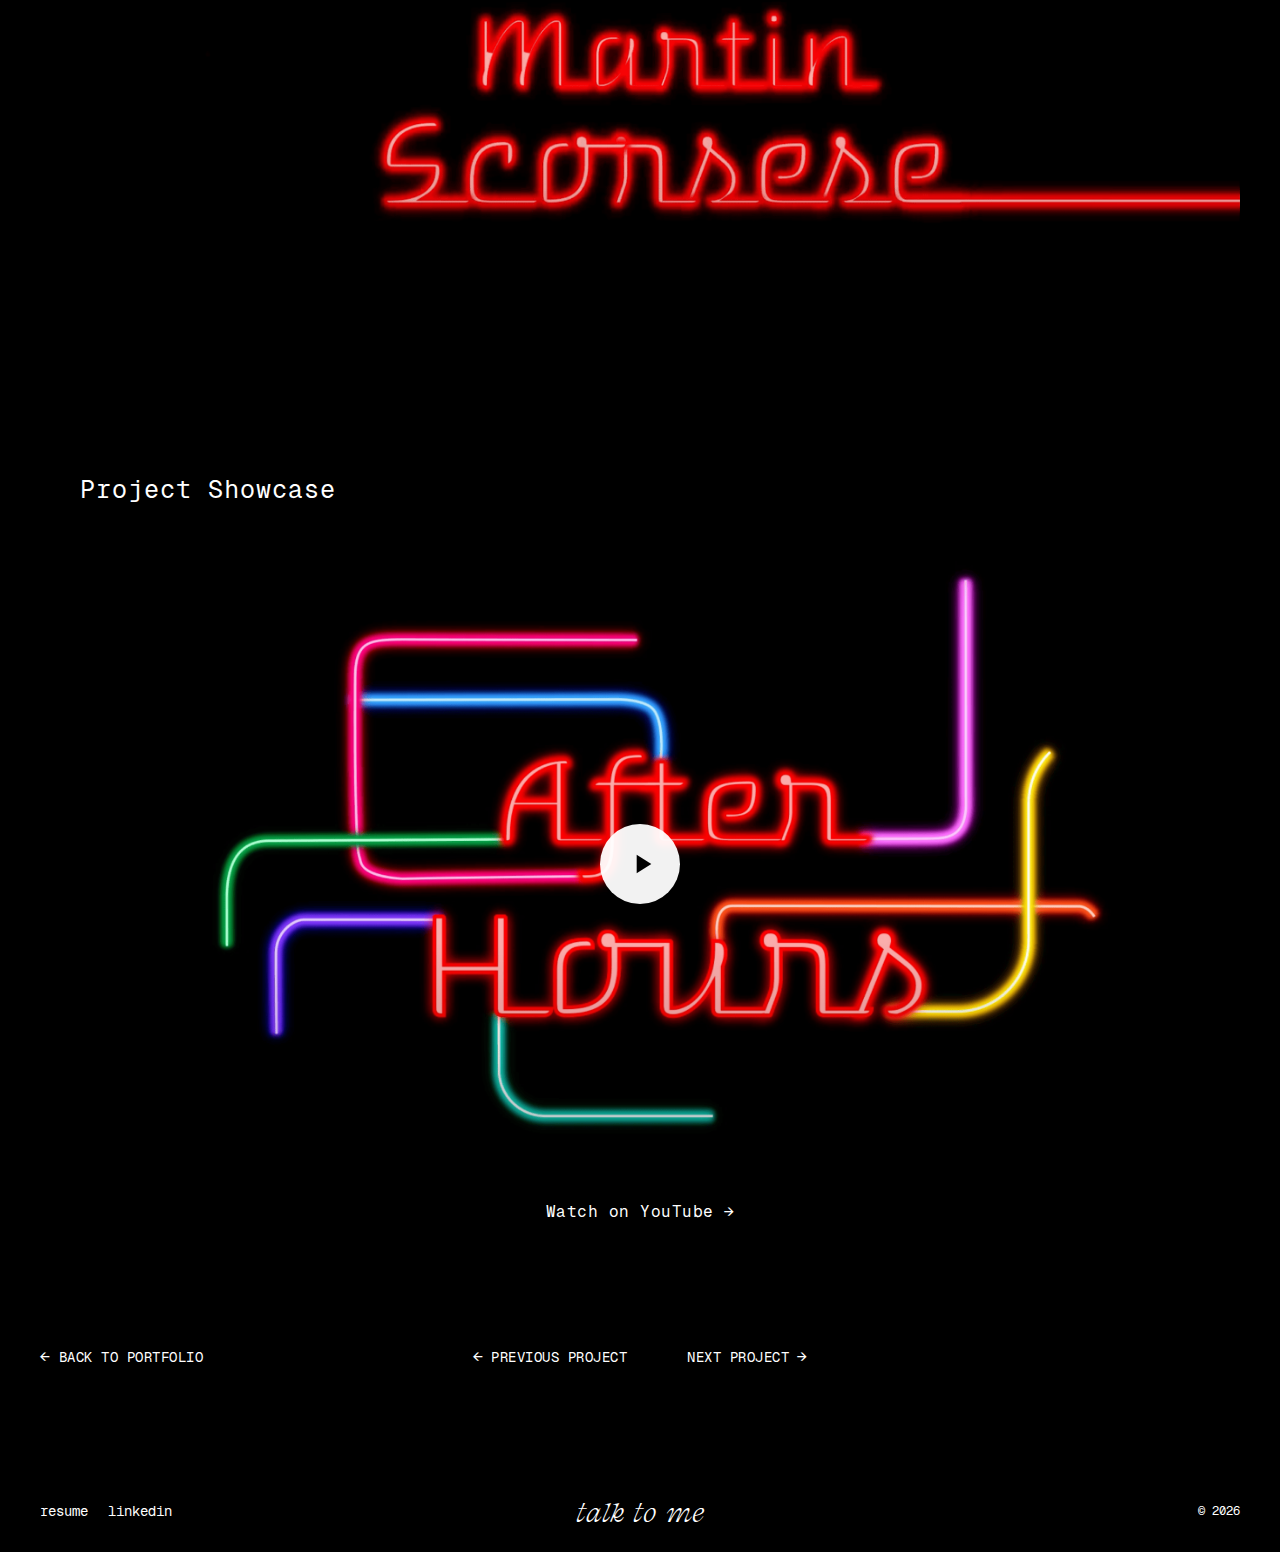
<file: chain.html>
<!DOCTYPE html>
<html lang="pt-BR">
    <head>
        <meta charset="UTF-8">
        <meta name="viewport" content="width=device-width, initial-scale=1.0">
        <title>All in a Chain</title>
        <meta name="description" content="Project details - Ellen Damazio Portfolio">
        <meta name="author" content="Ellen Damazio">
        
        <!-- Favicon -->
        <link rel="icon" type="image/png" sizes="32x32" href="img/icon.svg"> 
        <link rel="apple-touch-icon" sizes="180x180" href="img/icon.svg">
            
        <!-- Stylesheet -->
        <link rel="stylesheet" href="css/portfolio.css">
    </head>

    <body>
        <!-- Header -->
        <header>
            <div class="logo">ellen damazio</div>
            <nav>
                <ul>
                    <a href="index.html" class="nav-link">home</a>
                    <a href="about.html" class="nav-link">about</a>
                    <!-- <a href="dump.html" class="nav-link">dump</a> -->
                    <button id="theme-toggle" class="theme-toggle" aria-label="Toggle theme">
                        <span class="theme-icon">🌙</span>
                    </button>
                </ul>
            </nav>
        </header>

        <!-- Project Hero Image -->
        <section class="project-hero">
            <img src="projects/chain/frame4.png" alt="All in a Chain" class="hero-image">
        </section>

        <!-- Project Details Section -->
        <section class="project-details">
            <div class="details-container">
                <!-- Left Column: Title and Description -->
                <div class="details-left">
                    <h1 class="project-title">All in a Chain</h1>
                    
                    <div class="project-description">
                        <p>We reimagined the opening credits of Martin Scorsese's After Hours (1985), translating the film's chaos, anxiety, and surrealism into graphic motion. Key objects — like a $20 bill and a cardboard sculpture — become animated protagonists, visually echoing Paul Hackett's increasingly erratic journey. Guided by a red LED line that symbolizes his path through the city, the sequence reflects impulsive choices and the intersecting routes of the women who shift his course.</p>
                        
                        <p>Visually rooted in New York's nightscape, the design draws from subway systems, neon lights, and the tension between escapism and exhaustion. The art direction blends 1930s-inspired typography with the visual noise of 1980s Manhattan, capturing the film's layered atmosphere. Through rhythm, color, and subtle sound design, the credits function not just as introduction but as emotional prologue — showing how motion design can extend narrative through metaphor and mood.</p>
                    </div>
                </div>

                <!-- Right Column: Project Info -->
                <div class="details-right">
                    <div class="project-info">
                        <div class="info-item">
                            <span class="info-label">YEAR</span>
                            <span class="info-value">2023</span>
                        </div>
                        
                        <div class="info-item">
                            <span class="info-label">PROGRAM</span>
                            <span class="info-value">Audiovisual</span>
                        </div>
                        
                        <div class="info-item">
                            <span class="info-label">TYPE</span>
                            <span class="info-value">Motion</span>
                        </div>
                    </div>
                </div>
            </div>
        </section>

        <!-- Project Images Gallery -->
        <section class="project-gallery">
            <div class="gallery-grid">
                <img src="projects/chain/frame1.png" alt="All in a Chain - Image 1" class="gallery-image large">
                <img src="projects/chain/frame2.png" alt="All in a Chain - Image 2" class="gallery-image large">
                <img src="projects/chain/frame3.png" alt="All in a Chain - Image 3" class="gallery-image large">
            </div>
        </section>

        <!-- Video Showcase -->
        <div class="video-showcase">
            <h2>Project Showcase</h2>
            <div class="video-link-container">
                <a href="https://youtu.be/r5HgRTAfFhs" target="_blank" rel="noopener noreferrer" class="video-link">
                    <div class="video-thumbnail">
                        <img src="projects/chain/frame4.png" alt="All in a Chain Video Thumbnail">
                        <div class="play-button">
                            <svg xmlns="http://www.w3.org/2000/svg" viewBox="0 0 24 24" fill="currentColor">
                                <path d="M8 5v14l11-7z"/>
                            </svg>
                        </div>
                    </div>
                    <p class="video-description">Watch on YouTube →</p>
                </a>
            </div>
        </div>

        <!-- Project Navigation -->
        <section class="project-navigation">
            <div class="nav-left">
                <a href="index.html" class="nav-button back">
                    <span class="arrow">←</span>
                    <span>Back to Portfolio</span>
                </a>
            </div>
            <div class="nav-center">
                <a href="#" class="nav-button previous">
                    <span class="arrow">←</span>
                    <span>Previous Project</span>
                </a>
                <a href="#" class="nav-button next">
                    <span>Next Project</span>
                    <span class="arrow">→</span>
                </a>
            </div>
            <div class="nav-right"></div>
        </section>

        <!-- Footer -->
        <footer>
            <a href="mailto:ellensdamazio@gmail.com" class="footer-cta">talk to me</a>
            <div class="footer-links">
                <a href="https://drive.google.com/file/d/18Fo68AHg3O4nV3g6ltN6B8abJLGtkzqb/view?usp=sharing" target="_blank" rel="noopener noreferrer">resume</a>
                <a href="https://www.linkedin.com/in/ellendamazio/" target="_blank" rel="noopener noreferrer">linkedin</a>
                <!-- <a href="https://murmurinho.substack.com/" target="_blank" rel="noopener noreferrer">substack</a> -->
            </div>
            <div class="copyright">© 2026</div>
        </footer>

        <!-- JavaScript -->
        <script src="javascript/portfolio.js"></script>
    </body>
</html>
</file>
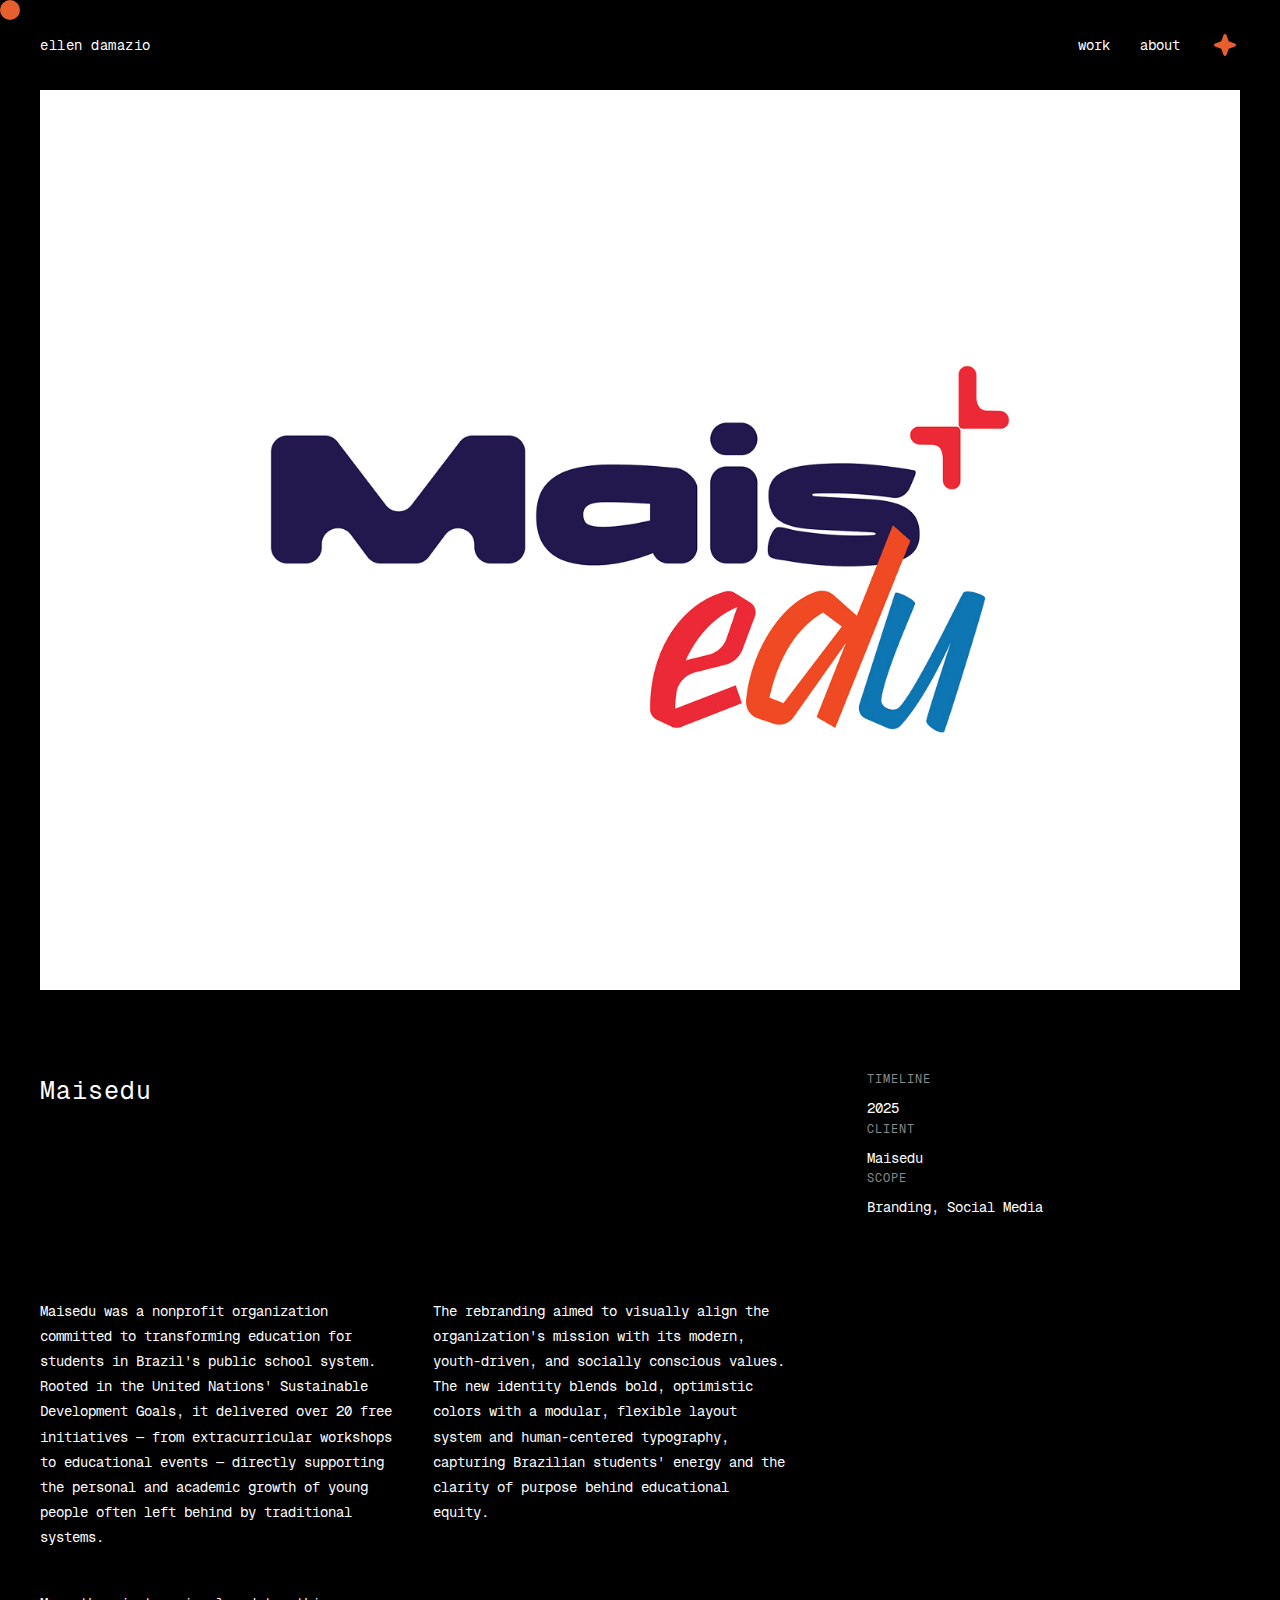
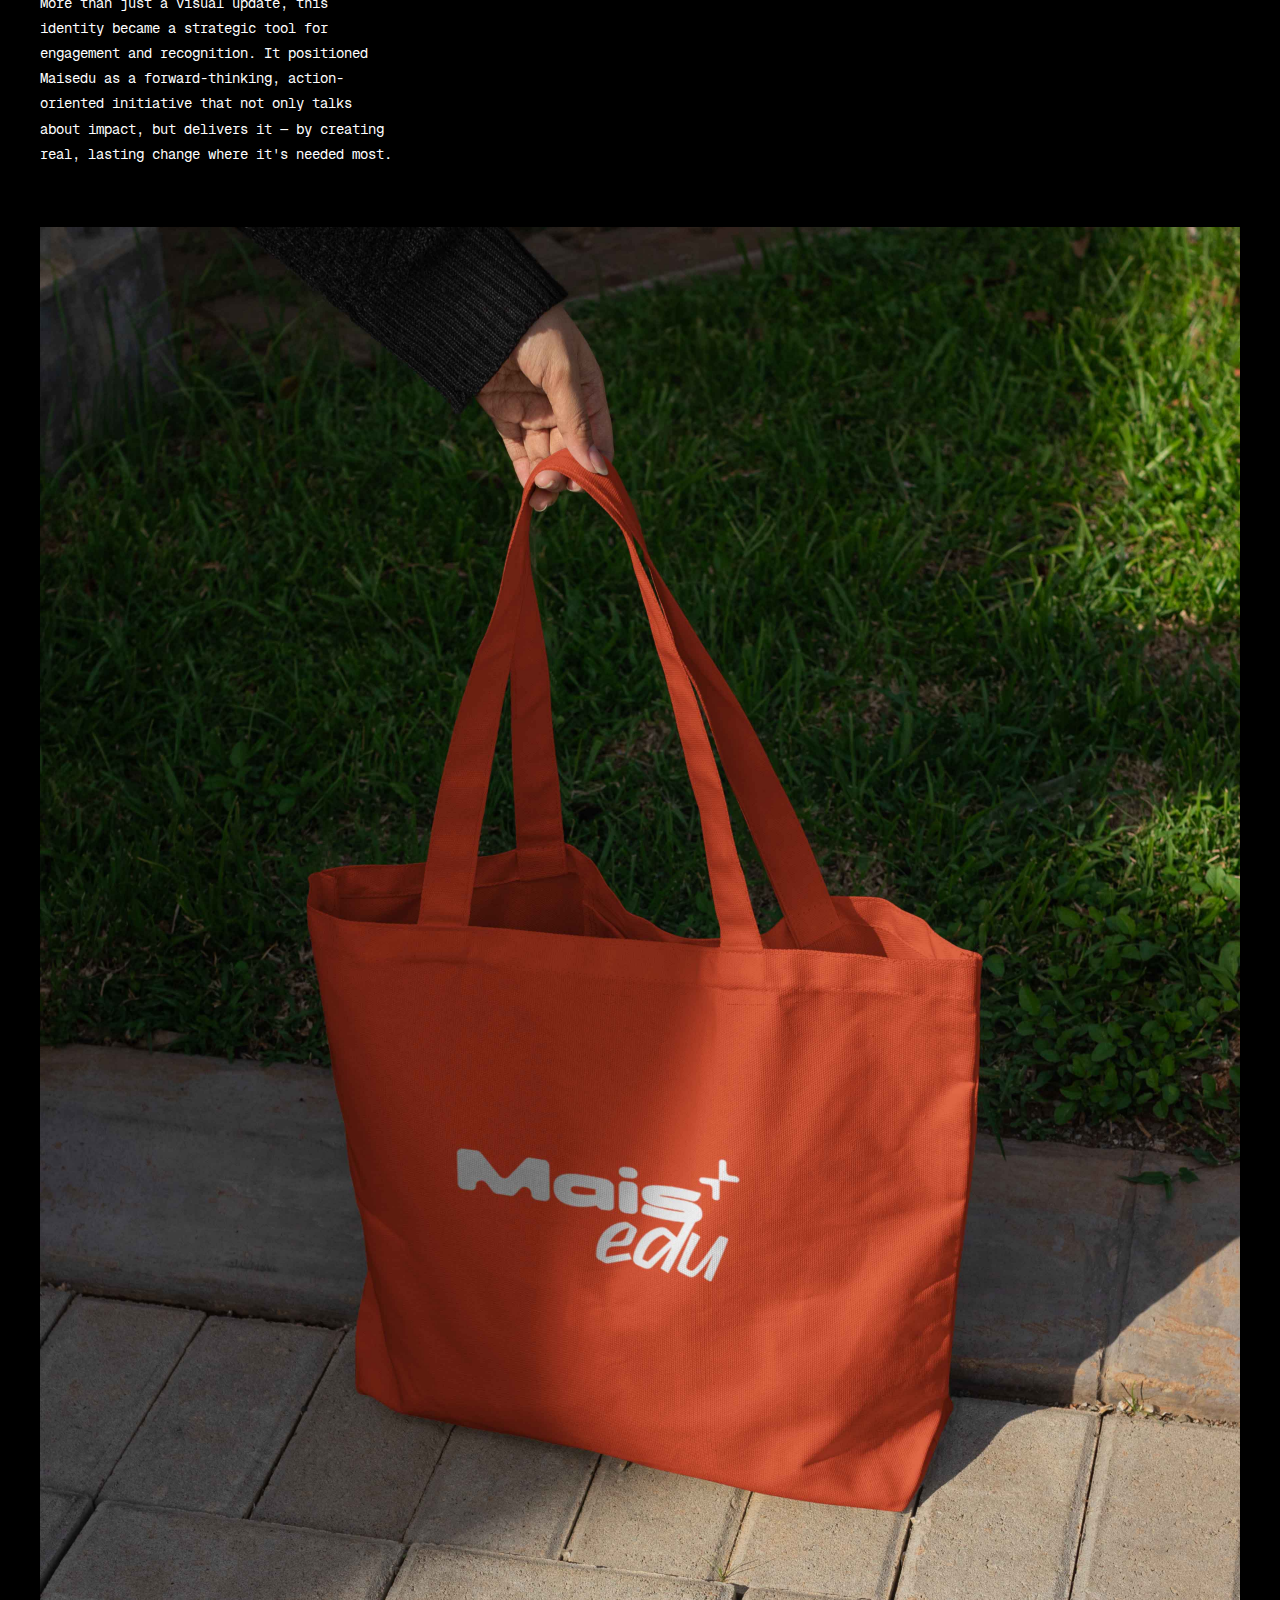
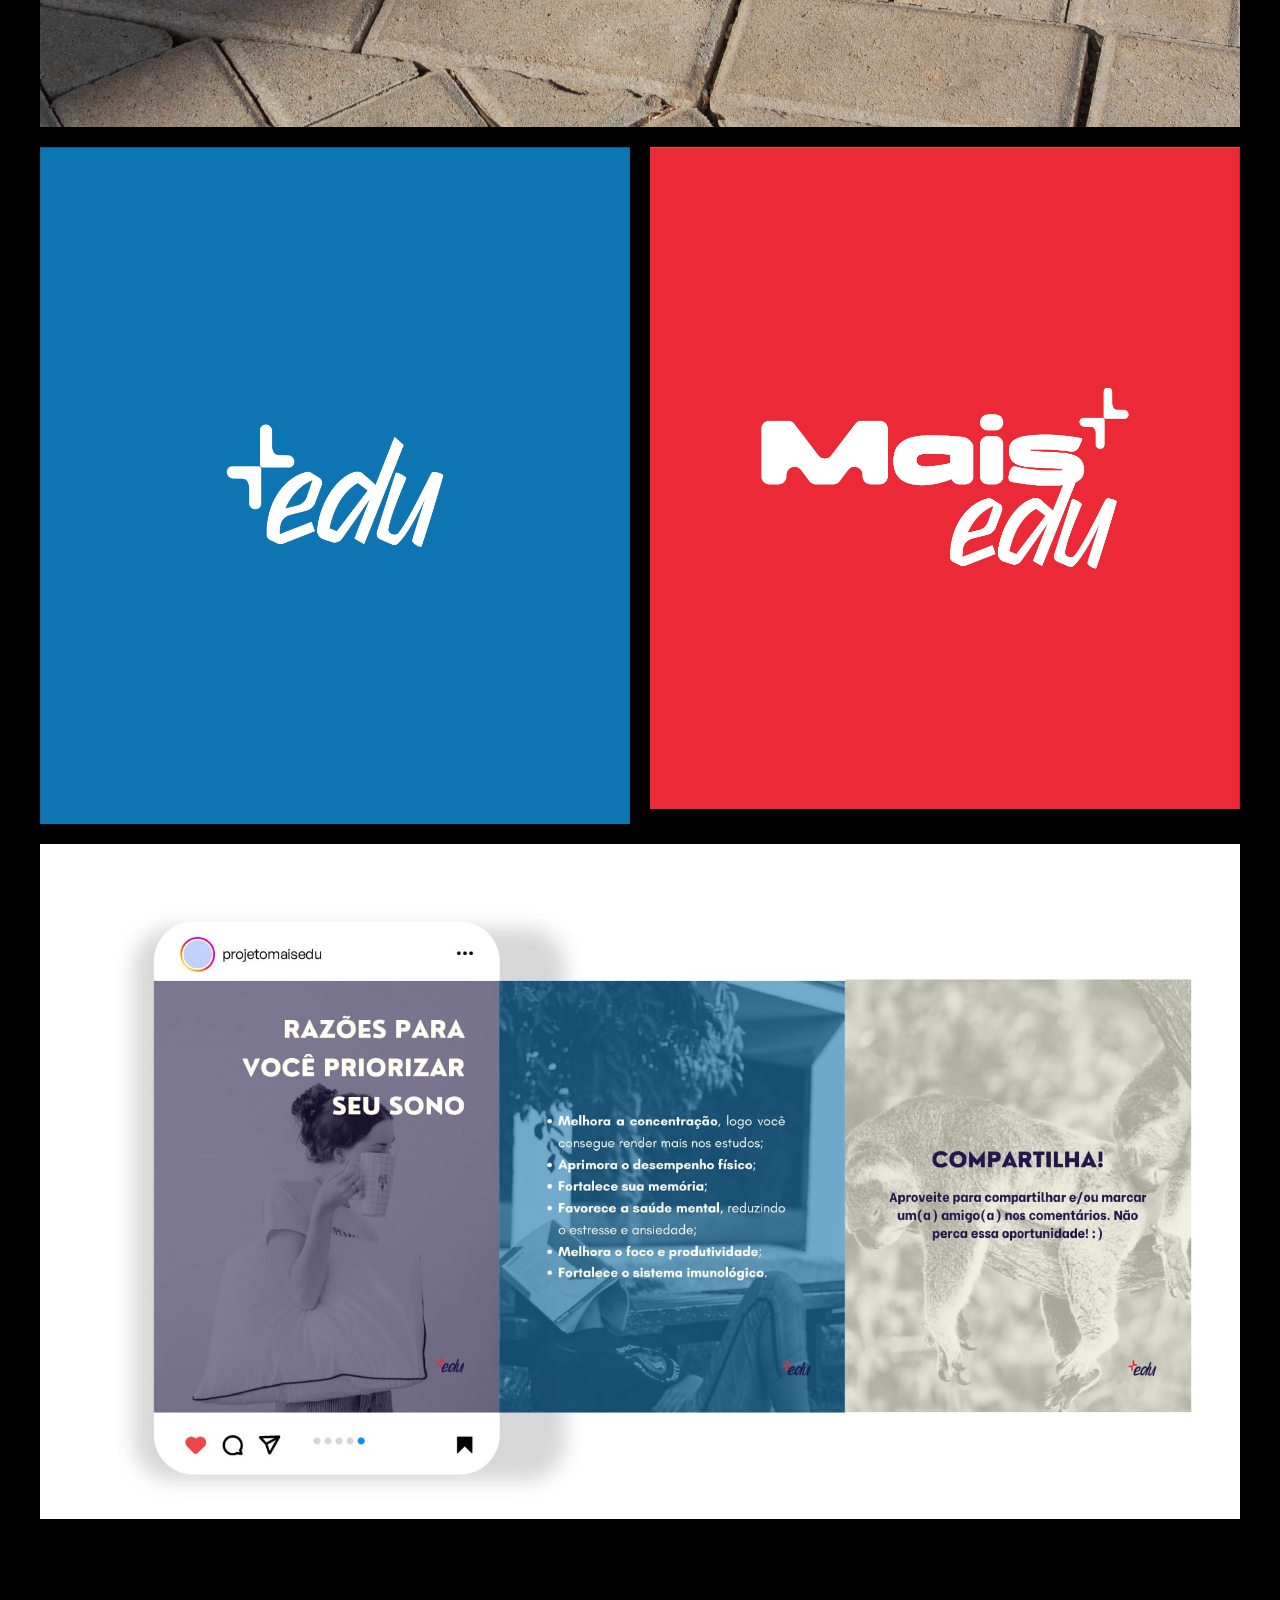
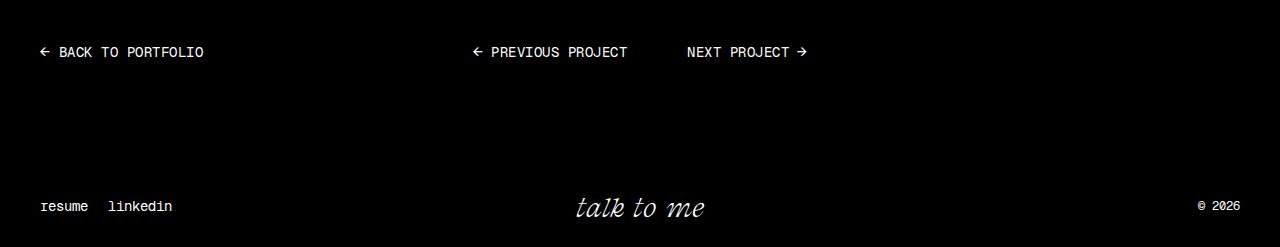
<file: maisedu.html>
<!DOCTYPE html>
<html lang="pt-BR">
    <head>
        <meta charset="UTF-8">
        <meta name="viewport" content="width=device-width, initial-scale=1.0">
        <title>Maisedu</title>
        <meta name="description" content="Project details - Ellen Damazio Portfolio">
        <meta name="author" content="Ellen Damazio">
        
        <!-- Favicon -->
        <link rel="icon" type="image/png" sizes="32x32" href="img/icon.svg"> 
        <link rel="apple-touch-icon" sizes="180x180" href="img/icon.svg">
            
        <!-- Stylesheet -->
        <link rel="stylesheet" href="css/portfolio.css">
    </head>

    <body>
        <!-- Header -->
        <header>
            <a href="index.html" class="logo">ellen damazio</a>
            <nav>
                <ul>
                    <a href="index.html#projects-grid" class="nav-link">work</a>
                    <a href="about.html" class="nav-link">about</a>
                    <button id="theme-toggle" class="theme-toggle" aria-label="Toggle theme">
                        <img src="img/icon.svg" class="theme-icon-img" alt="theme toggle">
                    </button>
                </ul>
            </nav>
            <div class="header-right">
                <button id="theme-toggle-mobile" class="theme-toggle" aria-label="Toggle theme">
                    <img src="img/icon.svg" class="theme-icon-img" alt="theme toggle">
                </button>
                <button class="hamburger" id="hamburger" aria-label="Open menu">
                    <span></span>
                    <span></span>
                    <span></span>
                </button>
            </div>
        </header>

        <!-- Mobile Nav Overlay -->
        <div class="nav-overlay" id="nav-overlay">
                <button class="nav-overlay-close" id="nav-overlay-close">&#x2715;</button>
            <a href="index.html#projects-grid">work</a>
            <a href="about.html">about</a>
        </div>

        <!-- Project Hero Image -->
        <section class="project-hero">
            <img src="projects/maisedu/main.jpg" alt="Alice in Wonderland" class="hero-image">
        </section>

        <!-- Project Details Section -->
        <section class="project-details">
            <div class="details-container">
                <h1 class="project-title">Maisedu</h1>

                <div class="details-meta">
                    <div class="info-item">
                        <span class="info-label">TIMELINE</span>
                        <span class="info-value">2025</span>
                    </div>
                    <div class="info-item">
                        <span class="info-label">CLIENT</span>
                        <span class="info-value">Maisedu</span>
                    </div>
                    <div class="info-item">
                        <span class="info-label">SCOPE</span>
                        <span class="info-value">Branding, Social Media</span>
                    </div>
                </div>

                <div class="project-description">
                    <p>Maisedu was a nonprofit organization committed to transforming education for students in Brazil's public school system. Rooted in the United Nations' Sustainable Development Goals, it delivered over 20 free initiatives — from extracurricular workshops to educational events — directly supporting the personal and academic growth of young people often left behind by traditional systems.</p>
                    <p>The rebranding aimed to visually align the organization's mission with its modern, youth-driven, and socially conscious values. The new identity blends bold, optimistic colors with a modular, flexible layout system and human-centered typography, capturing Brazilian students' energy and the clarity of purpose behind educational equity.</p>
                    <p>More than just a visual update, this identity became a strategic tool for engagement and recognition. It positioned Maisedu as a forward-thinking, action-oriented initiative that not only talks about impact, but delivers it — by creating real, lasting change where it's needed most.</p>
                </div>
            </div>
        </section>

        <!-- Project Images Gallery -->
        <section class="project-gallery">
            <div class="gallery-grid">
                <img src="projects/maisedu/tote.jpg" alt="Alice in Wonderland - Image 1" class="gallery-image large">
                <img src="projects/maisedu/fundo-azul.png" alt="Alice in Wonderland - Image 2" class="gallery-image">
                <img src="projects/maisedu/fundo-rosa.png" alt="Alice in Wonderland - Image 3" class="gallery-image">
                <img src="projects/maisedu/instagram2.jpg" alt="Alice in Wonderland - Image 1" class="gallery-image large">
            </div>
        </section>

        <!-- Project Navigation -->
        <section class="project-navigation">
            <div class="nav-left">
                <a href="index.html" class="nav-button back">
                    <span class="arrow">←</span>
                    <span>Back to Portfolio</span>
                </a>
            </div>
            <div class="nav-center">
                <a href="#" class="nav-button previous">
                    <span class="arrow">←</span>
                    <span>Previous Project</span>
                </a>
                <a href="#" class="nav-button next">
                    <span>Next Project</span>
                    <span class="arrow">→</span>
                </a>
            </div>
            <div class="nav-right"></div>
        </section>

        <!-- Footer -->
        <footer>
            <a href="mailto:ellensdamazio@gmail.com" class="footer-cta">talk to me</a>
            <div class="footer-links">
                <a href="https://drive.google.com/file/d/1LCQUcxsdl73-vd1WDZl_1Y5CD6VjIdXL/view?usp=sharing" target="_blank" rel="noopener noreferrer">resume</a>
                <a href="https://www.linkedin.com/in/ellendamazio/" target="_blank" rel="noopener noreferrer">linkedin</a>
                <!-- <a href="https://murmurinho.substack.com/" target="_blank" rel="noopener noreferrer">substack</a> -->
            </div>
            <div class="copyright">© 2026</div>
        </footer>

        <!-- JavaScript -->
        <script src="javascript/portfolio.js"></script>
    </body>
</html>
</file>
<file: css/portfolio.css>
/* FONT FACE DECLARATIONS */
@font-face {
    font-family: 'geist-mono';
    src: url('../fonts/GeistMono-Regular.otf') format('opentype');
    font-display: swap;
}

@font-face {
    font-family: 'clifton';
    src: url('../fonts/CliftonTrial-Italic.otf') format('opentype');
    font-display: swap;
}

@font-face {
    font-family: 'tiempos';
    src: url('../fonts/TestTiemposText-Regular.otf') format('opentype');
    font-display: swap;
}


/* ============================================
   CSS VARIABLES FOR THEMING
   ============================================ */

:root {
    --bg-color: #000000;
    --text-color: #ffffff;
    --text-muted: #8b8b8b;
    --image-bg: #d4c4c0;
    --page-padding: 40px;
}

[data-theme="light"] {
    --bg-color: #ffffff;
    --text-color: #000000;
    --text-muted: #666666;
    --image-bg: #d4c4c0;
}


/* ============================================
   LARGE SCREENS - FULL SIZE IMAGES FOR CHARTS
   ============================================ */

@media (min-width: 1800px) and (max-width: 2560px) {
    .project-images-row {
        display: flex;
        justify-content: center;
        align-items: flex-start;
        gap: 20px;
        margin: 40px 0;
    }
    
    .project-images-row img {
        width: auto !important;
        height: auto !important;
        max-width: 48%;
        object-fit: contain;
        flex-shrink: 0;
    }
}

@media (min-width: 2561px) {
    .project-images-row {
        display: flex;
        justify-content: center;
        align-items: flex-start;
        gap: 20px;
        margin: 40px 0;
    }
    
    .project-images-row img {
        width: auto !important;
        height: auto !important;
        max-width: none;
        object-fit: contain;
        flex-shrink: 0;
    }
}


/* ============================================
   GLOBAL RESET
   ============================================ */

* {
    margin: 0;
    padding: 0;
    box-sizing: border-box;
}

body {
    font-family: 'geist-mono';
    background-color: var(--bg-color);
    color: var(--text-color);
    line-height: 1.6;
    transition: background-color 0.3s ease, color 0.3s ease;
}


/* ============================================
   FONT CLASSES
   ============================================ */

.font-agpx {
    font-family: 'AGPX';
}

.font-gonzaga {
    font-family: 'gonzaga';
}

.font-times {
    font-family: 'times';
}


/* ============================================
   HOVER EFFECTS FOR HERO TEXT
   ============================================ */

/* ============================================
   HEADER (COMMON TO ALL PAGES)
   ============================================ */

header {
    display: flex;
    justify-content: space-between;
    align-items: center;
    padding: 30px var(--page-padding);
    position: relative;
    z-index: 100;
}

.logo {
    font-size: 14px;
    font-weight: 400;
    letter-spacing: 0.5px;
    text-decoration: none;
    color: var(--text-color);
    transition: opacity 0.3s;
}

.logo:hover {
    opacity: 0.6;
}

nav ul {
    display: flex;
    gap: 30px;
    list-style: none;
    align-items: center;
}

nav a {
    text-decoration: none;
    color: var(--text-color);
    font-size: 14px;
    transition: opacity 0.3s;
}

nav a:hover {
    opacity: 0.6;
    color: #e65f2e;
}

/* Hamburger button - hidden on desktop */
.hamburger {
    display: none;
    background: none;
    border: none;
    cursor: pointer;
    padding: 4px;
    flex-direction: column;
    gap: 5px;
    z-index: 200;
}

.hamburger span {
    display: block;
    width: 22px;
    height: 1.5px;
    background-color: var(--text-color);
}

/* Mobile nav overlay */
.nav-overlay {
    display: none;
    position: fixed;
    inset: 0;
    background-color: var(--bg-color);
    z-index: 150;
    flex-direction: column;
    justify-content: center;
    align-items: center;
    gap: 40px;
}

.nav-overlay.open {
    display: flex;
}

.nav-overlay-close {
    position: absolute;
    top: 28px;
    right: var(--page-padding);
    background: none;
    border: none;
    color: var(--text-color);
    font-size: 22px;
    line-height: 1;
    cursor: pointer;
    padding: 4px;
    transition: opacity 0.3s;
}

.nav-overlay-close:hover {
    opacity: 0.5;
}

.nav-overlay a {
    font-family: 'geist-mono';
    font-size: 24px;
    font-weight: 400;
    text-decoration: none;
    color: var(--text-color);
    transition: opacity 0.3s;
    letter-spacing: 0.5px;
}

.nav-overlay a:hover {
    opacity: 0.5;
}

/* Header right side: theme toggle always visible + hamburger on mobile */
.header-right {
    display: none;
    align-items: center;
    gap: 16px;
    position: relative;
    z-index: 200;
}

/* ============================================
   THEME TOGGLE BUTTON
   ============================================ */

@keyframes spin-slow {
    from { transform: rotate(0deg); }
    to   { transform: rotate(360deg); }
}

@keyframes spin-fast {
    from { transform: rotate(0deg); }
    to   { transform: rotate(360deg); }
}

.theme-toggle {
    background: none;
    border: none;
    cursor: pointer;
    padding: 4px;
    display: flex;
    align-items: center;
    justify-content: center;
}

.theme-icon-img {
    width: 22px;
    height: 22px;
    display: block;
    animation: spin-slow 8s linear infinite;
    transition: filter 0.3s;
}

.theme-icon-img.spinning-fast {
    animation: spin-fast 0.4s linear 3;
}


/* ============================================
   HOME PAGE - HERO SECTION
   ============================================ */

.hero-section {
    padding: 60px var(--page-padding) 80px;
    max-width: 1400px;
}

.hero-title {
    font-family: 'tiempos';
    font-size: 40px;
    font-weight: 400;
    line-height: 1.3;
    margin-bottom: 30px;
    max-width: 900px;
}

.hero-tags {
    font-size: 18px;
}

.hero-tags span {
    display: inline;
}

.hero-tags .separator {
    margin: 0 8px;
}


/* ============================================
   HOME PAGE - FILTER SECTION
   ============================================ */

.filter-section {
    padding: 20px var(--page-padding) 40px;
}

.filter-container {
    display: flex;
    gap: 15px;
    align-items: center;
}

.filter-label {
    font-size: 16px;
    margin-right: 10px;
}

.filter-container a {
    text-decoration: none;
    color: var(--text-color);
    font-size: 16px;
    transition: opacity 0.3s;
    position: relative;
}

.filter-container a:hover {
    opacity: 0.6;
}

.filter-link.active {
    opacity: 1;
}

.filter-link.active::after {
    content: '';
    position: absolute;
    bottom: -4px;
    left: 0;
    width: 100%;
    height: 1px;
}


/* ============================================
   HOME PAGE - PROJECTS GRID
   ============================================ */

.projects-section {
    padding: 0 var(--page-padding) 100px;
}

/* ALL mode: staggered two-column */
.projects-grid {
    display: grid;
    grid-template-columns: 1fr 1fr;
    gap: 0 60px;
    align-items: start;
}

.projects-col {
    display: flex;
    flex-direction: column;
    gap: 80px;
}

.col-right {
    margin-top: 160px;
}

/* FILTERED mode: flatten columns into a fluid 2-col flex */
.projects-grid.is-filtered {
    display: flex;
    flex-wrap: wrap;
    gap: 80px 60px;
    align-items: start;
}

.projects-grid.is-filtered .projects-col {
    display: contents;
}

.projects-grid.is-filtered .project-card:not(.hidden) {
    flex: 0 0 calc(50% - 30px);
}

/* Even cards in filtered mode get a top offset for visual rhythm */
.projects-grid.is-filtered .project-card:not(.hidden):nth-of-type(even) {
    margin-top: 60px;
}

.project-card {
    transition: opacity 0.3s ease;
    text-decoration: none;
    color: inherit;
    display: block;
    cursor: pointer;
}

.project-card:hover {
    opacity: 0.85;
}

.project-card.hidden {
    display: none;
}

.project-image-wrap {
    width: 100%;
    overflow: hidden;
    margin-bottom: 16px;
}

.project-card .project-image {
    width: 100%;
    height: auto;
    object-fit: cover;
    display: block;
    transition: transform 0.5s ease;
}

.project-card:hover .project-image {
    transform: scale(1.02);
}

.coming-soon-card {
    cursor: default;
    pointer-events: none;
}

.coming-soon-card .project-image-wrap {
    pointer-events: all;
}

.coming-soon-card:hover .project-image {
    transform: none;
    opacity: 1;
}

/* Imagens dentro de .project-content e .project-images-row devem manter tamanho real */
.project-content img:not(.project-card .project-image):not(.hero-image),
.project-images-row img {
    width: 100%;
    height: auto;
    object-fit: contain;
    display: block;
}

.project-info {
    padding: 0 4px;
}

.project-meta {
    font-size: 11px;
    letter-spacing: 1.5px;
    text-transform: uppercase;
    color: var(--text-muted);
    margin-bottom: 6px;
}

.project-info h3 {
    font-family: 'tiempos';
    font-size: 22px;
    font-weight: 400;
    margin-bottom: 8px;
}

.project-desc {
    font-size: 13px;
    color: var(--text-muted);
    line-height: 1.7;
    max-width: 420px;
}

.project-tags {
    font-size: 14px;
    color: var(--text-muted);
    font-weight: 300;
}


/* ============================================
   PROJECT PAGE - HERO SECTION
   ============================================ */

.project-hero {
    width: 100%;
    padding: 0 var(--page-padding);
    margin-bottom: 20px;
}

.hero-image {
    width: 100%;
    height: 100vh;
    min-height: 400px;
    object-fit: cover;
    display: block;
}


/* ============================================
   PROJECT PAGE - DETAILS SECTION
   ============================================ */

.project-details {
    padding: 60px var(--page-padding);
}

.details-container {
    max-width: 100%;
    margin: 0;
    display: grid;
    grid-template-columns: 2fr 1fr;
    gap: 80px;
}

.details-left {
    padding-right: 40px;
}

.project-title {
    font-size: 25px;
    font-weight: 400;
    margin-bottom: 40px;
    letter-spacing: 1px;
}

.project-description {
    display: grid;
    grid-template-columns: 1fr 1fr;
    gap: 40px;
}

.project-description p {
    font-size: 14px;
    line-height: 1.8;
}

.details-right {
    padding-top: 80px;
}

.project-info {
    display: flex;
    flex-direction: column;
}

.info-item {
    display: flex;
    flex-direction: column;
    gap: 8px;
}

.info-label {
    font-size: 12px;
    font-weight: 400;
    letter-spacing: 1px;
    color: var(--text-muted);
}

.info-value {
    font-size: 14px;
    line-height: 1.6;
}

.info-value a {
    color: var(--text-color);
    text-decoration: none;
    transition: opacity 0.3s;
}

.info-value a:hover {
    opacity: 0.6;
}


/* ============================================
   PROJECT PAGE - GALLERY SECTION
   ============================================ */

.project-gallery {
    padding: 0 var(--page-padding) 60px;
}

.gallery-grid {
    max-width: 100%;
    margin: 0;
    display: grid;
    grid-template-columns: repeat(2, 1fr);
    gap: 20px;
}

.gallery-image {
    width: 100%;
    height: auto;
    object-fit: contain;
    display: block;
}

.gallery-image.large {
    grid-column: span 2;
}


/* ============================================
   VIDEO SHOWCASE SECTION
   ============================================ */

.video-showcase {
    padding: 80px var(--page-padding) 60px;
    max-width: 1200px;
    margin: 0 auto;
}

.video-showcase h2 {
    font-family: 'geist-mono';
    font-size: 25px;
    font-weight: 400;
    margin-bottom: 40px;
    letter-spacing: 1px;
    text-align: left;
    color: var(--text-color);
}

.video-link-container {
    width: 100%;
}

.video-link {
    display: block;
    text-decoration: none;
    color: var(--text-color);
    transition: opacity 0.3s ease;
}

.video-link:hover {
    opacity: 0.85;
}

.video-thumbnail {
    position: relative;
    width: 100%;
    padding-bottom: 56.25%; /* 16:9 Aspect Ratio */
    overflow: hidden;
    background-color: #000000;
    cursor: pointer;
}

.video-thumbnail img {
    position: absolute;
    top: 0;
    left: 0;
    width: 100%;
    height: 100%;
    object-fit: cover;
}

.play-button {
    position: absolute;
    top: 50%;
    left: 50%;
    transform: translate(-50%, -50%);
    width: 80px;
    height: 80px;
    background-color: rgba(255, 255, 255, 0.95);
    border-radius: 50%;
    display: flex;
    align-items: center;
    justify-content: center;
    transition: transform 0.3s ease, background-color 0.3s ease;
}

.video-link:hover .play-button {
    transform: translate(-50%, -50%) scale(1.1);
    background-color: rgba(255, 255, 255, 1);
}

.play-button svg {
    width: 32px;
    height: 32px;
    color: #000000;
    margin-left: 4px;
}

.video-description {
    margin-top: 20px;
    font-size: 16px;
    font-weight: 400;
    text-align: center;
    letter-spacing: 0.5px;
    transition: opacity 0.3s ease;
}

.video-link:hover .video-description {
    opacity: 0.7;
}


/* ============================================
   PROJECT CASE STUDY PAGE - REUSABLE LAYOUT
   ============================================ */

.project-content {
    padding: 60px var(--page-padding) 60px;
}

.project-container {
    max-width: 100%;
    margin: 0;
    display: grid;
    grid-template-columns: 300px 1fr;
    gap: 100px;
    align-items: start;
}

.project-sidebar {
    position: sticky;
    top: 0;
    padding-right: 40px;
    padding-top: 40px;
    display: flex;
    flex-direction: column;
    height: 100vh;
}

.project-sidebar-title {
    font-family: 'geist-mono';
    font-size: 48px;
    font-weight: 400;
    margin-bottom: auto;
    letter-spacing: 0.5px;
    color: var(--text-color);
}

.project-nav {
    display: flex;
    flex-direction: column;
    gap: 12px;
    margin-top: auto;
    padding-bottom: 40px;
}

.project-nav-link {
    font-family: 'geist-mono';
    font-size: 14px;
    font-weight: 400;
    color: var(--text-muted);
    text-decoration: none;
    transition: opacity 0.3s, color 0.3s;
}

.project-nav-link:hover {
    opacity: 1;
    color: var(--text-color);
}

.project-main-content {
    padding-bottom: 60px;
}

.project-meta-grid {
    display: grid;
    grid-template-columns: repeat(3, 1fr);
    gap: 15px 15px;
    margin-bottom: 30px;
}

.project-meta-item {
    display: flex;
    flex-direction: column;
    gap: 8px;
}

.project-meta-item .meta-label {
    font-family: 'geist-mono';
    font-size: 12px;
    font-weight: 400;
    letter-spacing: 1px;
    text-transform: uppercase;
    color: var(--text-muted);
}

.project-meta-item .meta-value {
    font-family: 'geist-mono';
    font-size: 12px;
    font-weight: 400;
    color: var(--text-color);
    line-height: 1.6;
}

.project-meta-item .meta-value a {
    color: var(--text-color);
    text-decoration: none;
    transition: opacity 0.3s;
}

.project-meta-item .meta-value a:hover {
    opacity: 0.6;
}

.project-section {
    margin-bottom: 60px;
}

.project-major-section {
    margin-top: 80px;
}

.project-section-title {
    font-family: 'geist-mono';
    font-size: 25pt;
    font-weight: 600;
    letter-spacing: 1px;
    text-transform: uppercase;
    margin-bottom: 40px;
    color: var(--text-color);
}

.project-subtitle {
    font-family: 'geist-mono';
    font-size: 14pt;
    font-weight: 600;
    margin-bottom: 16px;
    color:#666666;
}

.project-text {
    font-family: 'geist-mono';
    font-size: 14pt;
    line-height: 1.7;
    margin-bottom: 20px;
    color: var(--text-color);
}

.project-step {
    margin-bottom: 50px;
}

.project-step:last-child {
    margin-bottom: 0;
}

.project-images-row {
    display: grid;
    grid-template-columns: 1fr 1fr;
    gap: 20px;
    margin: 40px 0;
}

.project-full-image {
    width: 100%;
    height: auto;
    margin: 40px 0;
    object-fit: contain;
    display: block;
}


/* ============================================
   PROJECT NAVIGATION BUTTONS
   ============================================ */

.project-navigation {
    display: flex;
    justify-content: space-between;
    align-items: center;
    padding: 60px var(--page-padding);
    gap: 40px;
}

.nav-left {
    flex: 1;
}

.nav-center {
    flex: 2;
    display: flex;
    justify-content: center;
    gap: 60px;
}

.nav-right {
    flex: 1;
}

.nav-button {
    display: inline-flex;
    align-items: center;
    gap: 8px;
    text-decoration: none;
    color: var(--text-color);
    font-family: 'geist-mono';
    font-size: 14px;
    font-weight: 400;
    letter-spacing: 0.5px;
    text-transform: uppercase;
    transition: opacity 0.3s, transform 0.2s;
}

.nav-button:hover {
    opacity: 0.7;
    transform: translateX(-2px);
}

.nav-button.next:hover {
    transform: translateX(2px);
}

.nav-button .arrow {
    font-size: 16px;
    transition: transform 0.3s;
}

.nav-button:hover .arrow {
    transform: translateX(-3px);
}

.nav-button.next:hover .arrow {
    transform: translateX(3px);
}


/* ============================================
   FOOTER (COMMON TO ALL PAGES)
   ============================================ */

footer {
    display: flex;
    justify-content: space-between;
    align-items: center;
    padding: 30px var(--page-padding);
    margin-top: 40px;
    position: relative;
}

.copyright {
    font-size: 12px;
}

.footer-cta {
    font-family: 'clifton';
    font-size: 20pt;
    font-style: italic;
    position: absolute;
    left: 50%;
    transform: translateX(-50%);
    text-decoration: none;
    color: var(--text-color);
    transition: opacity 0.3s;
}

.footer-cta:hover {
    opacity: 0.6;
}

.footer-links {
    display: flex;
    gap: 20px;
}

.footer-links a {
    text-decoration: none;
    color: var(--text-color);
    font-size: 14px;
    transition: opacity 0.3s;
}

.footer-links a:hover {
    opacity: 0.6;
}

/* ============================================
   ABOUT MAIN CONTENT
   ============================================ */

.about-main-clean {
    padding: 100px var(--page-padding) 80px;
}

.about-container-clean {
    max-width: 1000px;
    margin: 0 auto;
}

.about-content-wrapper {
    margin-bottom: 160px;
}

.left-column h1 {
    font-size: 60px;
    font-weight: 400;
    margin-bottom: 60px;
    line-height: 1.1;
}

.left-column p {
    font-size: 16px;
    line-height: 1.9;
    margin-bottom: 24px;
    max-width: 700px;
}

.vitalis-link {
    color: var(--text-color);
    text-decoration: none;
    border-bottom: 1px solid var(--text-color);
    transition: opacity 0.3s;
}

.vitalis-link:hover {
    opacity: 0.6;
}


/* ============================================
   FUN FACTS GALLERY - MODERN ASYMMETRIC LAYOUT
   ============================================ */

.full-width-gallery {
    width: 100%;
    padding: 0 var(--page-padding) 160px;
}

.gallery-container {
    max-width: 1400px;
    margin: 0 auto;
}

.gallery-container h2 {
    font-size: 50px;
    font-weight: 400;
    margin-bottom: 20px;
}

.gallery-container > p {
    font-size: 16px;
    color: var(--text-muted);
    margin-bottom: 80px;
    max-width: 600px;
}

.photo-gallery-grid {
    display: grid;
    grid-template-columns: repeat(12, 1fr);
    gap: 20px;
    row-gap: 80px;
}

/* First item - Large, spans 7 columns */
.photo-item:nth-child(1) {
    grid-column: 1 / 8;
}

/* Second item - Medium, spans 5 columns, offset */
.photo-item:nth-child(2) {
    grid-column: 8 / 13;
    margin-top: 60px;
}

/* Third item - Medium, spans 5 columns */
.photo-item:nth-child(3) {
    grid-column: 1 / 6;
}

/* Fourth item - Large, spans 7 columns, offset */
.photo-item:nth-child(4) {
    grid-column: 6 / 13;
    margin-top: 40px;
}

.photo-item {
    display: flex;
    flex-direction: column;
    gap: 20px;
}

.photo-wrapper {
    width: 100%;
    overflow: hidden;
}

.photo-wrapper img {
    width: 100%;
    height: auto;
    object-fit: contain;
    display: block;
}

.photo-text h3 {
    font-size: 18px;
    font-weight: 400;
    margin-bottom: 12px;
}

.photo-text p {
    font-size: 14px;
    line-height: 1.7;
    margin-bottom: 16px;
    color: var(--text-muted);
}

.photo-period {
    font-size: 12px;
    color: var(--text-muted);
    font-style: italic;
}


/* ============================================
   SPOTIFY SECTION
   ============================================ */

.middle-column {
    max-width: 1400px;
    margin: 0 auto;
    padding: 0 var(--page-padding) 160px;
}

.content-section2 h2 {
    font-size: 50px;
    font-weight: 400;
    margin-bottom: 60px;
}

.spotify-playlist {
    width: 100%;
    max-width: 700px;
}

.spotify-playlist iframe {
    width: 100%;
}


/* ============================================
   CUSTOM CURSOR
   ============================================ */

* {
    cursor: none !important;
}

.custom-cursor {
    position: fixed;
    pointer-events: none;
    z-index: 9999;
    transition: transform 0.3s cubic-bezier(0.75, 0, 0.25, 1),
                width 0.3s cubic-bezier(0.75, 0, 0.25, 1),
                height 0.3s cubic-bezier(0.75, 0, 0.25, 1),
                border-radius 0.3s cubic-bezier(0.75, 0, 0.25, 1);
}

.custom-cursor-inner {
    width: 20px;
    height: 20px;
    background-color: #e65f2e;
    border-radius: 50%;
    display: flex;
    align-items: center;
    justify-content: center;
    font-family: 'geist-mono';
    font-size: 0;
    color: #ffffff;
    font-weight: 400;
    letter-spacing: 0.5px;
    transition: all 0.3s cubic-bezier(0.75, 0, 0.25, 1);
}

.custom-cursor.hover-project .custom-cursor-inner {
    width: 120px;
    height: 40px;
    border-radius: 20px;
    font-size: 12px;
    background-color: #e65f2e;
}

.custom-cursor.hover-coming-soon .custom-cursor-inner {
    width: 130px;
    height: 40px;
    border-radius: 20px;
    font-size: 12px;
    background-color: #e65f2e;
}

.custom-cursor.hover-link .custom-cursor-inner {
    transform: scale(1.5);
}

/* Hide cursor on touch devices */
@media (hover: none) and (pointer: coarse) {
    * {
        cursor: auto !important;
    }
    
    .custom-cursor {
        display: none !important;
    }
}


/* ============================================
   RESPONSIVE - LARGE TABLET (1200px)
   ============================================ */

@media (max-width: 1200px) {
    :root {
        --page-padding: 30px;
    }
    
    .hero-title {
        font-size: 42px;
    }
    
    .project-container {
        gap: 80px;
    }
}


/* ============================================
   RESPONSIVE - TABLET (1024px)
   ============================================ */

@media (max-width: 1024px) {
    :root {
        --page-padding: 25px;
    }
    
    /* ABOUT PAGE */
    .left-column h1 {
        font-size: 46px;
        margin-bottom: 50px;
    }
    
    .left-column p {
        font-size: 15px;
        line-height: 1.85;
    }
    
    .gallery-container h2,
    .content-section2 h2 {
        font-size: 40px;
    }
    
    .photo-gallery-grid {
        row-gap: 60px;
    }
    
    .photo-item:nth-child(1) {
        grid-column: 1 / 8;
    }
    
    .photo-item:nth-child(2) {
        grid-column: 8 / 13;
        margin-top: 40px;
    }
    
    .photo-item:nth-child(3) {
        grid-column: 1 / 7;
    }
    
    .photo-item:nth-child(4) {
        grid-column: 7 / 13;
        margin-top: 30px;
    }
    
    /* HOME PAGE */
    .hero-title {
        font-size: 38px;
        line-height: 1.35;
    }
    
    .hero-tags {
        font-size: 18px;
    }
    
    .projects-grid {
        grid-template-columns: 1fr 1fr;
        gap: 0 40px;
    }

    .col-right {
        margin-top: 100px;
    }

    .projects-col {
        gap: 60px;
    }
    
    /* PROJECT PAGES */
    .project-hero {
        margin-bottom: 18px;
    }
    
    .hero-image {
        height: 60vh;
        min-height: 350px;
        max-height: 600px;
    }
    
    .details-container {
        grid-template-columns: 1fr;
        gap: 50px;
    }
    
    .details-left {
        padding-right: 0;
    }
    
    .details-right {
        padding-top: 0;
    }
    
    .project-description {
        grid-template-columns: 1fr;
        gap: 24px;
    }
    
    .gallery-grid {
        grid-template-columns: 1fr;
    }
    
    .gallery-image.large {
        grid-column: span 1;
    }
    
    /* VIDEO SHOWCASE */
    .video-showcase {
        padding: 60px var(--page-padding) 50px;
    }
    
    .video-showcase h2 {
        font-size: 22px;
        margin-bottom: 35px;
    }
    
    .play-button {
        width: 70px;
        height: 70px;
    }
    
    .play-button svg {
        width: 28px;
        height: 28px;
    }
    
    .video-description {
        font-size: 15px;
        margin-top: 18px;
    }
    
    /* PROJECT CASE STUDY */
    .project-container {
        grid-template-columns: 1fr;
        gap: 50px;
    }
    
    .project-sidebar {
        position: static;
        padding-right: 0;
        padding-bottom: 0;
        height: auto;
    }
    
    .project-sidebar-title {
        font-size: 42px;
        margin-bottom: 30px;
    }
    
    /* Hide project navigation on tablets and mobile */
    .project-nav {
        display: none;
    }
    
    .project-meta-grid {
        grid-template-columns: repeat(2, 1fr);
        gap: 32px 24px;
        margin-bottom: 50px;
    }
    
    .project-section-title {
        font-size: 22pt;
        margin-bottom: 35px;
    }
    
    .project-subtitle {
        font-size: 13pt;
        margin-bottom: 18px;
    }
    
    .project-text {
        font-size: 13.5pt;
        line-height: 1.75;
        margin-bottom: 22px;
    }
    
    .project-images-row {
        grid-template-columns: 1fr;
        gap: 18px;
    }
    
    .project-full-image {
        margin: 50px 0;
    }
}


/* ============================================
   RESPONSIVE - SMALL TABLET (900px)
   ============================================ */

@media (max-width: 900px) {
    .hero-section {
        padding: 50px var(--page-padding) 70px;
    }
    
    .hero-title {
        font-size: 34px;
    }
    
    .project-hero {
        margin-bottom: 15px;
    }
    
    .hero-image {
        height: 55vh;
        min-height: 320px;
        max-height: 500px;
    }
    
    .project-details {
        padding: 50px var(--page-padding);
    }
    
    .project-title {
        font-size: 22px;
        margin-bottom: 35px;
    }
    
    .project-navigation {
        padding: 50px var(--page-padding);
    }
}


/* ============================================
   RESPONSIVE - MOBILE (768px)
   ============================================ */

@media (max-width: 768px) {
    :root {
        --page-padding: 20px;
    }
    
    /* HEADER - hamburger */
    header {
        padding: 24px var(--page-padding);
    }

    nav {
        display: none;
    }

    .header-right {
        display: flex;
    }

    .hamburger {
        display: flex;
    }

    .logo {
        font-size: 14px;
    }
    
    /* ABOUT PAGE */
    .about-main-clean {
        padding: 70px var(--page-padding) 60px;
    }
    
    .about-content-wrapper {
        margin-bottom: 100px;
    }
    
    .left-column h1 {
        font-size: 34px;
        margin-bottom: 40px;
        line-height: 1.2;
    }
    
    .left-column p {
        font-size: 15px;
        line-height: 1.8;
        margin-bottom: 20px;
    }
    
    .full-width-gallery {
        padding: 0 var(--page-padding) 100px;
    }
    
    .gallery-container h2,
    .content-section2 h2 {
        font-size: 32px;
        margin-bottom: 16px;
    }
    
    .gallery-container > p {
        font-size: 15px;
        margin-bottom: 60px;
    }
    
    .photo-gallery-grid {
        display: flex;
        flex-direction: column;
        gap: 50px;
    }
    
    .photo-item:nth-child(n) {
        margin-top: 0;
    }
    
    .photo-text h3 {
        font-size: 17px;
        margin-bottom: 10px;
    }
    
    .photo-text p {
        font-size: 14px;
        margin-bottom: 14px;
    }
    
    .middle-column {
        padding: 0 var(--page-padding) 100px;
    }
    
    .content-section2 h2 {
        margin-bottom: 40px;
    }
    
    .about-page footer,
    footer {
        flex-direction: column;
        gap: 24px;
        text-align: center;
    }
    
    .about-page .footer-cta,
    .footer-cta {
        position: static;
        transform: none;
    }
    
    /* HOME PAGE */
    .hero-section {
        padding: 30px var(--page-padding) 50px;
    }
    
    .hero-title {
        font-size: 26px;
        line-height: 1.35;
    }

    .filter-section {
        padding: 10px var(--page-padding) 30px;
        overflow-x: auto;
    }
    
    .filter-container {
        gap: 16px;
        flex-wrap: nowrap;
        white-space: nowrap;
    }
    
    .filter-label {
        display: none;
    }
    
    .filter-container a {
        font-size: 13px;
    }

    /* Projects: single column, no offset */
    .projects-section {
        padding: 0 var(--page-padding) 60px;
    }

    .projects-grid {
        grid-template-columns: 1fr;
        gap: 0;
    }

    .col-right {
        margin-top: 0;
    }

    .projects-col {
        gap: 48px;
    }

    /* Filtered mode on mobile: also single column */
    .projects-grid.is-filtered {
        flex-direction: column;
        gap: 48px;
    }

    .projects-grid.is-filtered .project-card:not(.hidden) {
        flex: 0 0 100%;
        margin-top: 0 !important;
    }

    .project-info h3 {
        font-size: 18px;
    }
    
    /* PROJECT PAGES */
    .project-hero {
        margin-bottom: 12px;
    }
    
    .hero-image {
        height: 50vh;
        min-height: 280px;
        max-height: 400px;
    }
    
    .project-details {
        padding: 40px var(--page-padding);
    }
    
    .details-container {
        gap: 35px;
    }
    
    .project-title {
        font-size: 24px;
        margin-bottom: 28px;
    }
    
    .project-description {
        gap: 18px;
    }
    
    .project-description p {
        font-size: 14px;
        line-height: 1.75;
    }
    
    .info-label {
        font-size: 11px;
    }
    
    .info-value {
        font-size: 13px;
    }
    
    .project-gallery {
        padding: 0 var(--page-padding) 50px;
    }
    
    .gallery-grid {
        gap: 16px;
    }
    
    /* VIDEO SHOWCASE */
    .video-showcase {
        padding: 50px var(--page-padding) 40px;
    }
    
    .video-showcase h2 {
        font-size: 20px;
        margin-bottom: 30px;
    }
    
    .play-button {
        width: 60px;
        height: 60px;
    }
    
    .play-button svg {
        width: 24px;
        height: 24px;
    }
    
    .video-description {
        font-size: 14px;
        margin-top: 16px;
    }
    
    /* PROJECT CASE STUDY */
    .project-content {
        padding: 40px var(--page-padding) 40px;
    }
    
    .project-container {
        gap: 35px;
    }
    
    .project-sidebar {
        padding-top: 0;
    }
    
    .project-sidebar-title {
        font-size: 36px;
        margin-bottom: 24px;
    }
    
    .project-nav {
        display: none;
    }
    
    .project-meta-grid {
        grid-template-columns: 1fr;
        gap: 20px;
        margin-bottom: 40px;
    }
    
    .project-meta-item .meta-label {
        font-size: 10px;
    }
    
    .project-meta-item .meta-value {
        font-size: 13px;
        line-height: 1.7;
    }
    
    .project-main-content {
        padding-bottom: 40px;
    }
    
    .project-section {
        margin-bottom: 40px;
    }
    
    .project-major-section {
        margin-top: 50px;
    }
    
    .project-section-title {
        font-size: 20pt;
        margin-bottom: 28px;
    }
    
    .project-subtitle {
        font-size: 12pt;
        margin-bottom: 14px;
    }
    
    .project-text {
        font-size: 13pt;
        line-height: 1.7;
        margin-bottom: 18px;
    }
    
    .project-step {
        margin-bottom: 35px;
    }
    
    .project-images-row {
        gap: 16px;
        margin: 35px 0;
    }
    
    .project-full-image {
        margin: 35px 0;
    }
    
    /* NAVIGATION */
    .project-navigation {
        flex-direction: column;
        gap: 24px;
        padding: 40px var(--page-padding);
    }
    
    .nav-left,
    .nav-center,
    .nav-right {
        width: 100%;
        flex: none;
    }
    
    .nav-center {
        flex-direction: column;
        gap: 16px;
        align-items: center;
    }
    
    .nav-button {
        font-size: 13px;
        gap: 6px;
    }
    
    /* FOOTER */
    .footer-cta {
        position: static;
        transform: none;
        font-size: 18pt;
    }

    footer {
        flex-direction: column;
        gap: 24px;
        text-align: center;
        padding: 25px var(--page-padding);
    }
    
    .footer-links {
        gap: 16px;
    }
    
    .footer-links a {
        font-size: 13px;
    }
    
    .copyright {
        font-size: 11px;
    }
    
    /* PROJECT PAGES */
    .project-hero {
        margin-bottom: 12px;
    }
    
    .hero-image {
        height: 50vh;
        min-height: 280px;
        max-height: 400px;
    }
    
    .project-details {
        padding: 40px var(--page-padding);
    }
    
    .details-container {
        gap: 35px;
    }
    
    .project-title {
        font-size: 24px;
        margin-bottom: 28px;
    }
    
    .project-description {
        gap: 18px;
    }
    
    .project-description p {
        font-size: 14px;
        line-height: 1.75;
    }
    
    .info-label {
        font-size: 11px;
    }
    
    .info-value {
        font-size: 13px;
    }
    
    .project-gallery {
        padding: 0 var(--page-padding) 50px;
    }
    
    .gallery-grid {
        gap: 16px;
    }
    
    /* VIDEO SHOWCASE */
    .video-showcase {
        padding: 50px var(--page-padding) 40px;
    }
    
    .video-showcase h2 {
        font-size: 20px;
        margin-bottom: 30px;
    }
    
    .play-button {
        width: 60px;
        height: 60px;
    }
    
    .play-button svg {
        width: 24px;
        height: 24px;
    }
    
    .video-description {
        font-size: 14px;
        margin-top: 16px;
    }
    
    /* PROJECT CASE STUDY */
    .project-content {
        padding: 40px var(--page-padding) 40px;
    }
    
    .project-container {
        gap: 35px;
    }
    
    .project-sidebar {
        padding-top: 0;
    }
    
    .project-sidebar-title {
        font-size: 36px;
        margin-bottom: 24px;
    }
    
    /* Hide project navigation on tablets and mobile */
    .project-nav {
        display: none;
    }
    
    .project-meta-grid {
        grid-template-columns: 1fr;
        gap: 20px;
        margin-bottom: 40px;
    }
    
    .project-meta-item .meta-label {
        font-size: 10px;
    }
    
    .project-meta-item .meta-value {
        font-size: 13px;
        line-height: 1.7;
    }
    
    .project-main-content {
        padding-bottom: 40px;
    }
    
    .project-section {
        margin-bottom: 40px;
    }
    
    .project-major-section {
        margin-top: 50px;
    }
    
    .project-section-title {
        font-size: 20pt;
        margin-bottom: 28px;
    }
    
    .project-subtitle {
        font-size: 12pt;
        margin-bottom: 14px;
    }
    
    .project-text {
        font-size: 13pt;
        line-height: 1.7;
        margin-bottom: 18px;
    }
    
    .project-step {
        margin-bottom: 35px;
    }
    
    .project-images-row {
        gap: 16px;
        margin: 35px 0;
    }
    
    .project-full-image {
        margin: 35px 0;
    }
    
    /* NAVIGATION */
    .project-navigation {
        flex-direction: column;
        gap: 24px;
        padding: 40px var(--page-padding);
    }
    
    .nav-left,
    .nav-center,
    .nav-right {
        width: 100%;
        flex: none;
    }
    
    .nav-center {
        flex-direction: column;
        gap: 16px;
        align-items: center;
    }
    
    .nav-button {
        font-size: 13px;
        gap: 6px;
    }
    
    /* FOOTER */
    .footer-cta {
        position: static;
        transform: none;
        font-size: 18pt;
    }

    footer {
        flex-direction: column;
        gap: 24px;
        text-align: center;
        padding: 25px var(--page-padding);
    }
    
    .footer-links {
        gap: 16px;
    }
    
    .footer-links a {
        font-size: 13px;
    }
    
    .copyright {
        font-size: 11px;
    }
}


/* ============================================
   RESPONSIVE - SMALL MOBILE (480px)
   ============================================ */

@media (max-width: 480px) {
    :root {
        --page-padding: 16px;
    }
    
    .hero-title {
        font-size: 26px;
    }
    
    .hero-image {
        height: 45vh;
        min-height: 250px;
        max-height: 350px;
    }
    
    .left-column h1 {
        font-size: 28px;
    }
    
    .gallery-container h2,
    .content-section2 h2 {
        font-size: 26px;
    }
    
    .project-sidebar-title {
        font-size: 30px;
    }
}
</file>
